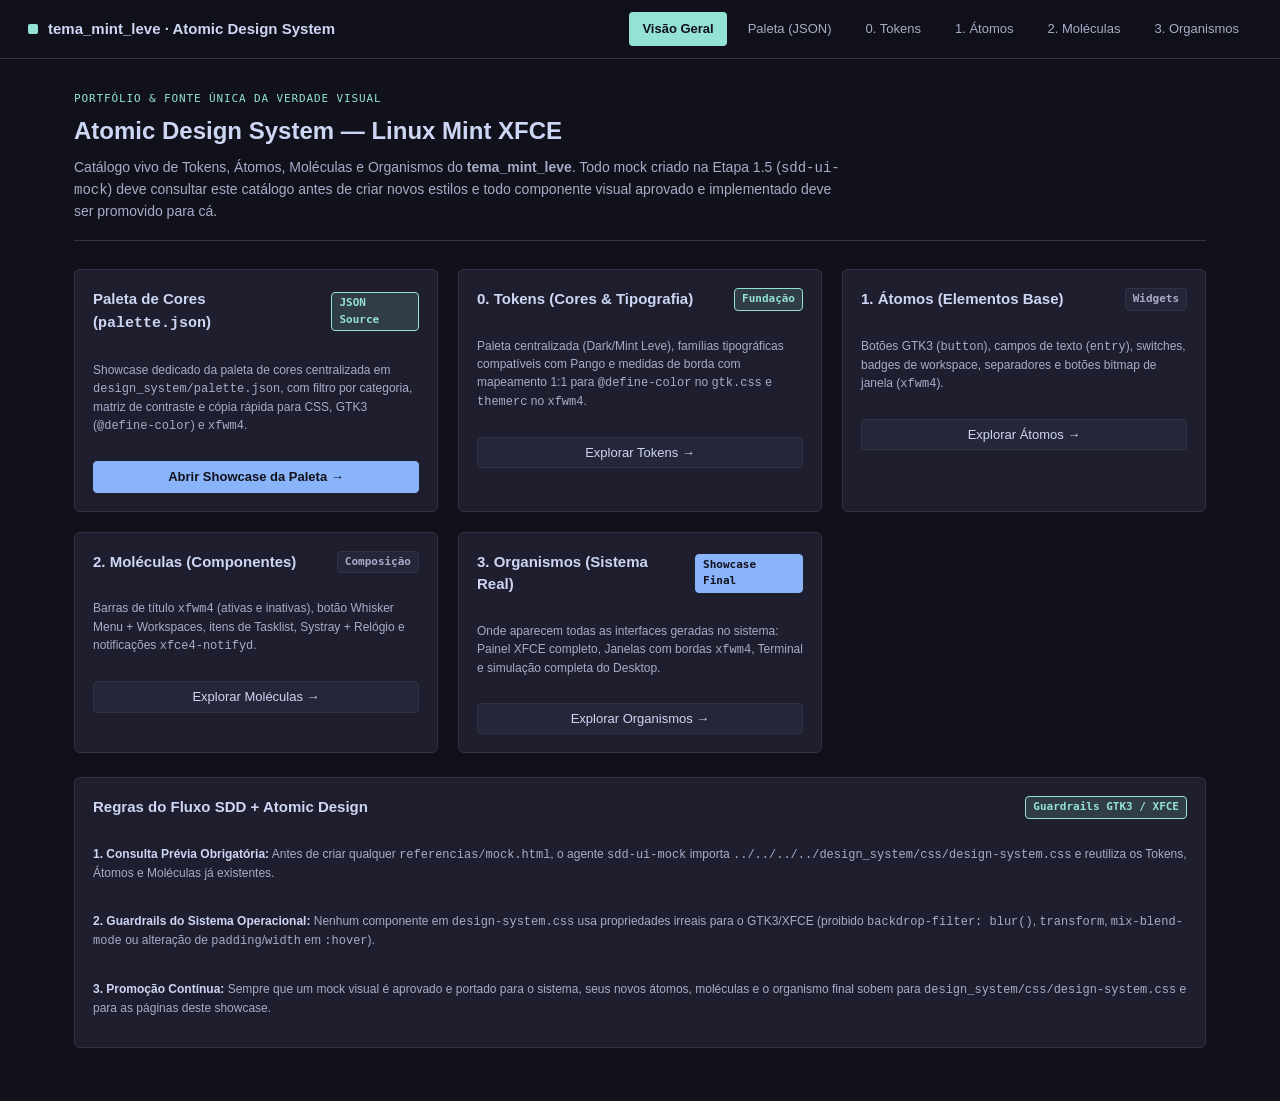
<file: design_system/index.html>
<!DOCTYPE html>
<html lang="pt-BR">
<head>
  <meta charset="UTF-8" />
  <meta name="viewport" content="width=device-width, initial-scale=1.0" />
  <title>Design System — Tema Mint Leve (Atomic Design)</title>
  <link rel="stylesheet" href="css/design-system.css" />
</head>
<body class="ds-showcase-body">
  <!-- Barra de Navegação Global do Design System -->
  <nav class="ds-navbar">
    <a href="index.html" class="ds-navbar__brand">
      <span class="ds-navbar__brand-dot"></span>
      <span>tema_mint_leve · Atomic Design System</span>
    </a>
    <div class="ds-navbar__links">
      <a href="index.html" class="ds-navbar__link is-current">Visão Geral</a>
      <a href="palette.html" class="ds-navbar__link">Paleta (JSON)</a>
      <a href="tokens.html" class="ds-navbar__link">0. Tokens</a>
      <a href="atoms.html" class="ds-navbar__link">1. Átomos</a>
      <a href="molecules.html" class="ds-navbar__link">2. Moléculas</a>
      <a href="organisms.html" class="ds-navbar__link">3. Organismos</a>
    </div>
  </nav>

  <main class="ds-container">
    <header class="ds-page-header">
      <div class="ds-page-header__eyebrow">Portfólio &amp; Fonte Única da Verdade Visual</div>
      <h1 class="ds-page-header__title">Atomic Design System — Linux Mint XFCE</h1>
      <p class="ds-page-header__desc">
        Catálogo vivo de Tokens, Átomos, Moléculas e Organismos do <strong>tema_mint_leve</strong>.
        Todo mock criado na Etapa 1.5 (<code>sdd-ui-mock</code>) deve consultar este catálogo antes de criar
        novos estilos e todo componente visual aprovado e implementado deve ser promovido para cá.
      </p>
    </header>

    <section class="ds-grid">
      <article class="ds-card">
        <div class="ds-card__header">
          <h2 class="ds-card__title">Paleta de Cores (<code>palette.json</code>)</h2>
          <span class="ds-atom-badge ds-atom-badge--mint">JSON Source</span>
        </div>
        <div class="ds-card__meta">
          <p>Showcase dedicado da paleta de cores centralizada em <code>design_system/palette.json</code>, com filtro por categoria, matriz de contraste e cópia rápida para CSS, GTK3 (<code>@define-color</code>) e <code>xfwm4</code>.</p>
        </div>
        <a href="palette.html" class="ds-atom-btn ds-atom-btn--primary">Abrir Showcase da Paleta →</a>
      </article>

      <article class="ds-card">
        <div class="ds-card__header">
          <h2 class="ds-card__title">0. Tokens (Cores &amp; Tipografia)</h2>
          <span class="ds-atom-badge ds-atom-badge--mint">Fundação</span>
        </div>
        <div class="ds-card__meta">
          <p>Paleta centralizada (Dark/Mint Leve), famílias tipográficas compatíveis com Pango e medidas de borda com mapeamento 1:1 para <code>@define-color</code> no <code>gtk.css</code> e <code>themerc</code> no <code>xfwm4</code>.</p>
        </div>
        <a href="tokens.html" class="ds-atom-btn">Explorar Tokens →</a>
      </article>

      <article class="ds-card">
        <div class="ds-card__header">
          <h2 class="ds-card__title">1. Átomos (Elementos Base)</h2>
          <span class="ds-atom-badge">Widgets</span>
        </div>
        <div class="ds-card__meta">
          <p>Botões GTK3 (<code>button</code>), campos de texto (<code>entry</code>), switches, badges de workspace, separadores e botões bitmap de janela (<code>xfwm4</code>).</p>
        </div>
        <a href="atoms.html" class="ds-atom-btn">Explorar Átomos →</a>
      </article>

      <article class="ds-card">
        <div class="ds-card__header">
          <h2 class="ds-card__title">2. Moléculas (Componentes)</h2>
          <span class="ds-atom-badge">Composição</span>
        </div>
        <div class="ds-card__meta">
          <p>Barras de título <code>xfwm4</code> (ativas e inativas), botão Whisker Menu + Workspaces, itens de Tasklist, Systray + Relógio e notificações <code>xfce4-notifyd</code>.</p>
        </div>
        <a href="molecules.html" class="ds-atom-btn">Explorar Moléculas →</a>
      </article>

      <article class="ds-card">
        <div class="ds-card__header">
          <h2 class="ds-card__title">3. Organismos (Sistema Real)</h2>
          <span class="ds-atom-badge ds-atom-badge--active">Showcase Final</span>
        </div>
        <div class="ds-card__meta">
          <p>Onde aparecem todas as interfaces geradas no sistema: Painel XFCE completo, Janelas com bordas <code>xfwm4</code>, Terminal e simulação completa do Desktop.</p>
        </div>
        <a href="organisms.html" class="ds-atom-btn">Explorar Organismos →</a>
      </article>
    </section>

    <section class="ds-card" style="margin-top: 24px;">
      <div class="ds-card__header">
        <h2 class="ds-card__title">Regras do Fluxo SDD + Atomic Design</h2>
        <span class="ds-atom-badge ds-atom-badge--mint">Guardrails GTK3 / XFCE</span>
      </div>
      <div class="ds-card__meta">
        <p><strong>1. Consulta Prévia Obrigatória:</strong> Antes de criar qualquer <code>referencias/mock.html</code>, o agente <code>sdd-ui-mock</code> importa <code>../../../../design_system/css/design-system.css</code> e reutiliza os Tokens, Átomos e Moléculas já existentes.</p>
        <p><strong>2. Guardrails do Sistema Operacional:</strong> Nenhum componente em <code>design-system.css</code> usa propriedades irreais para o GTK3/XFCE (proibido <code>backdrop-filter: blur()</code>, <code>transform</code>, <code>mix-blend-mode</code> ou alteração de <code>padding</code>/<code>width</code> em <code>:hover</code>).</p>
        <p><strong>3. Promoção Contínua:</strong> Sempre que um mock visual é aprovado e portado para o sistema, seus novos átomos, moléculas e o organismo final sobem para <code>design_system/css/design-system.css</code> e para as páginas deste showcase.</p>
      </div>
    </section>
  </main>
</body>
</html>
</file>
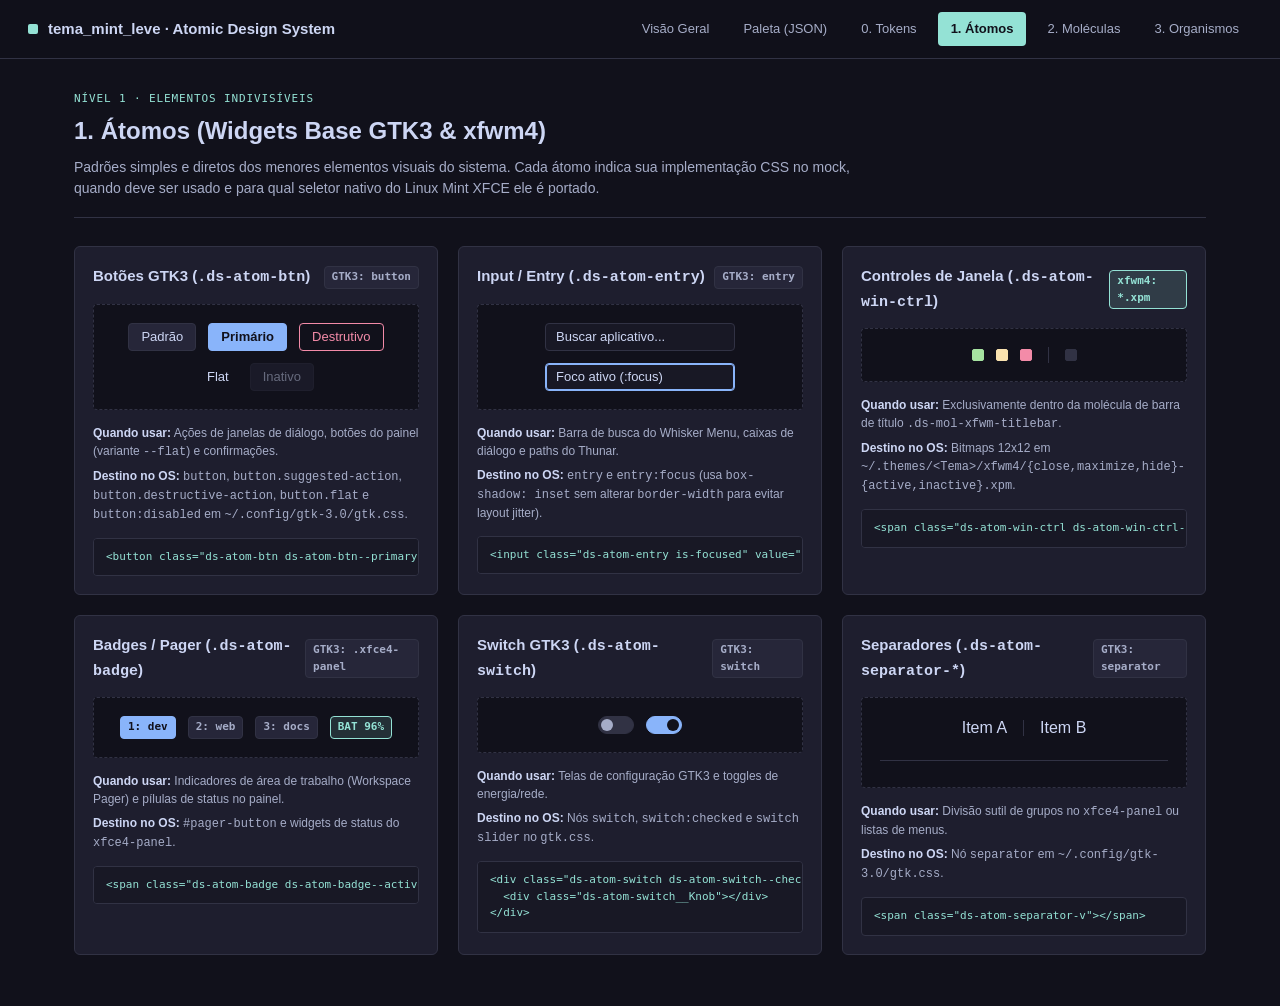
<file: design_system/atoms.html>
<!DOCTYPE html>
<html lang="pt-BR">
<head>
  <meta charset="UTF-8" />
  <meta name="viewport" content="width=device-width, initial-scale=1.0" />
  <title>1. Átomos — Design System (Tema Mint Leve)</title>
  <link rel="stylesheet" href="css/design-system.css" />
</head>
<body class="ds-showcase-body">
  <nav class="ds-navbar">
    <a href="index.html" class="ds-navbar__brand">
      <span class="ds-navbar__brand-dot"></span>
      <span>tema_mint_leve · Atomic Design System</span>
    </a>
    <div class="ds-navbar__links">
      <a href="index.html" class="ds-navbar__link">Visão Geral</a>
      <a href="palette.html" class="ds-navbar__link">Paleta (JSON)</a>
      <a href="tokens.html" class="ds-navbar__link">0. Tokens</a>
      <a href="atoms.html" class="ds-navbar__link is-current">1. Átomos</a>
      <a href="molecules.html" class="ds-navbar__link">2. Moléculas</a>
      <a href="organisms.html" class="ds-navbar__link">3. Organismos</a>
    </div>
  </nav>

  <main class="ds-container">
    <header class="ds-page-header">
      <div class="ds-page-header__eyebrow">Nível 1 · Elementos Indivisíveis</div>
      <h1 class="ds-page-header__title">1. Átomos (Widgets Base GTK3 &amp; xfwm4)</h1>
      <p class="ds-page-header__desc">
        Padrões simples e diretos dos menores elementos visuais do sistema. Cada átomo indica sua implementação CSS
        no mock, quando deve ser usado e para qual seletor nativo do Linux Mint XFCE ele é portado.
      </p>
    </header>

    <section class="ds-grid">
      <!-- Átomo 1: Botões GTK3 -->
      <article class="ds-card">
        <div class="ds-card__header">
          <h2 class="ds-card__title">Botões GTK3 (<code>.ds-atom-btn</code>)</h2>
          <span class="ds-atom-badge">GTK3: button</span>
        </div>
        <div class="ds-card__preview">
          <button class="ds-atom-btn">Padrão</button>
          <button class="ds-atom-btn ds-atom-btn--primary">Primário</button>
          <button class="ds-atom-btn ds-atom-btn--danger">Destrutivo</button>
          <button class="ds-atom-btn ds-atom-btn--flat">Flat</button>
          <button class="ds-atom-btn" disabled>Inativo</button>
        </div>
        <div class="ds-card__meta">
          <span><strong>Quando usar:</strong> Ações de janelas de diálogo, botões do painel (variante <code>--flat</code>) e confirmações.</span>
          <span><strong>Destino no OS:</strong> <code>button</code>, <code>button.suggested-action</code>, <code>button.destructive-action</code>, <code>button.flat</code> e <code>button:disabled</code> em <code>~/.config/gtk-3.0/gtk.css</code>.</span>
        </div>
        <pre class="ds-code">&lt;button class="ds-atom-btn ds-atom-btn--primary"&gt;Salvar&lt;/button&gt;</pre>
      </article>

      <!-- Átomo 2: Campo de Entrada (Entry) -->
      <article class="ds-card">
        <div class="ds-card__header">
          <h2 class="ds-card__title">Input / Entry (<code>.ds-atom-entry</code>)</h2>
          <span class="ds-atom-badge">GTK3: entry</span>
        </div>
        <div class="ds-card__preview">
          <input type="text" class="ds-atom-entry" value="Buscar aplicativo..." readonly />
          <input type="text" class="ds-atom-entry is-focused" value="Foco ativo (:focus)" readonly />
        </div>
        <div class="ds-card__meta">
          <span><strong>Quando usar:</strong> Barra de busca do Whisker Menu, caixas de diálogo e paths do Thunar.</span>
          <span><strong>Destino no OS:</strong> <code>entry</code> e <code>entry:focus</code> (usa <code>box-shadow: inset</code> sem alterar <code>border-width</code> para evitar layout jitter).</span>
        </div>
        <pre class="ds-code">&lt;input class="ds-atom-entry is-focused" value="..." /&gt;</pre>
      </article>

      <!-- Átomo 3: Controles de Janela xfwm4 -->
      <article class="ds-card">
        <div class="ds-card__header">
          <h2 class="ds-card__title">Controles de Janela (<code>.ds-atom-win-ctrl</code>)</h2>
          <span class="ds-atom-badge ds-atom-badge--mint">xfwm4: *.xpm</span>
        </div>
        <div class="ds-card__preview">
          <span class="ds-atom-win-ctrl ds-atom-win-ctrl--min" title="Minimizar (hide-active.xpm)"></span>
          <span class="ds-atom-win-ctrl ds-atom-win-ctrl--max" title="Maximizar (maximize-active.xpm)"></span>
          <span class="ds-atom-win-ctrl ds-atom-win-ctrl--close" title="Fechar (close-active.xpm)"></span>
          <span class="ds-atom-separator-v"></span>
          <span class="ds-atom-win-ctrl ds-atom-win-ctrl--inactive" title="Inativo (*-inactive.xpm)"></span>
        </div>
        <div class="ds-card__meta">
          <span><strong>Quando usar:</strong> Exclusivamente dentro da molécula de barra de título <code>.ds-mol-xfwm-titlebar</code>.</span>
          <span><strong>Destino no OS:</strong> Bitmaps 12x12 em <code>~/.themes/&lt;Tema&gt;/xfwm4/{close,maximize,hide}-{active,inactive}.xpm</code>.</span>
        </div>
        <pre class="ds-code">&lt;span class="ds-atom-win-ctrl ds-atom-win-ctrl--close"&gt;&lt;/span&gt;</pre>
      </article>

      <!-- Átomo 4: Badges & Workspaces -->
      <article class="ds-card">
        <div class="ds-card__header">
          <h2 class="ds-card__title">Badges / Pager (<code>.ds-atom-badge</code>)</h2>
          <span class="ds-atom-badge">GTK3: .xfce4-panel</span>
        </div>
        <div class="ds-card__preview">
          <span class="ds-atom-badge ds-atom-badge--active">1: dev</span>
          <span class="ds-atom-badge">2: web</span>
          <span class="ds-atom-badge">3: docs</span>
          <span class="ds-atom-badge ds-atom-badge--mint">BAT 96%</span>
        </div>
        <div class="ds-card__meta">
          <span><strong>Quando usar:</strong> Indicadores de área de trabalho (Workspace Pager) e pílulas de status no painel.</span>
          <span><strong>Destino no OS:</strong> <code>#pager-button</code> e widgets de status do <code>xfce4-panel</code>.</span>
        </div>
        <pre class="ds-code">&lt;span class="ds-atom-badge ds-atom-badge--active"&gt;1: dev&lt;/span&gt;</pre>
      </article>

      <!-- Átomo 5: Switch / Toggle -->
      <article class="ds-card">
        <div class="ds-card__header">
          <h2 class="ds-card__title">Switch GTK3 (<code>.ds-atom-switch</code>)</h2>
          <span class="ds-atom-badge">GTK3: switch</span>
        </div>
        <div class="ds-card__preview">
          <div class="ds-atom-switch"><div class="ds-atom-switch__Knob"></div></div>
          <div class="ds-atom-switch ds-atom-switch--checked"><div class="ds-atom-switch__Knob"></div></div>
        </div>
        <div class="ds-card__meta">
          <span><strong>Quando usar:</strong> Telas de configuração GTK3 e toggles de energia/rede.</span>
          <span><strong>Destino no OS:</strong> Nós <code>switch</code>, <code>switch:checked</code> e <code>switch slider</code> no <code>gtk.css</code>.</span>
        </div>
        <pre class="ds-code">&lt;div class="ds-atom-switch ds-atom-switch--checked"&gt;
  &lt;div class="ds-atom-switch__Knob"&gt;&lt;/div&gt;
&lt;/div&gt;</pre>
      </article>

      <!-- Átomo 6: Separadores -->
      <article class="ds-card">
        <div class="ds-card__header">
          <h2 class="ds-card__title">Separadores (<code>.ds-atom-separator-*</code>)</h2>
          <span class="ds-atom-badge">GTK3: separator</span>
        </div>
        <div class="ds-card__preview">
          <span>Item A</span>
          <span class="ds-atom-separator-v"></span>
          <span>Item B</span>
          <div class="ds-atom-separator-h"></div>
        </div>
        <div class="ds-card__meta">
          <span><strong>Quando usar:</strong> Divisão sutil de grupos no <code>xfce4-panel</code> ou listas de menus.</span>
          <span><strong>Destino no OS:</strong> Nó <code>separator</code> em <code>~/.config/gtk-3.0/gtk.css</code>.</span>
        </div>
        <pre class="ds-code">&lt;span class="ds-atom-separator-v"&gt;&lt;/span&gt;</pre>
      </article>
    </section>
  </main>
</body>
</html>
</file>
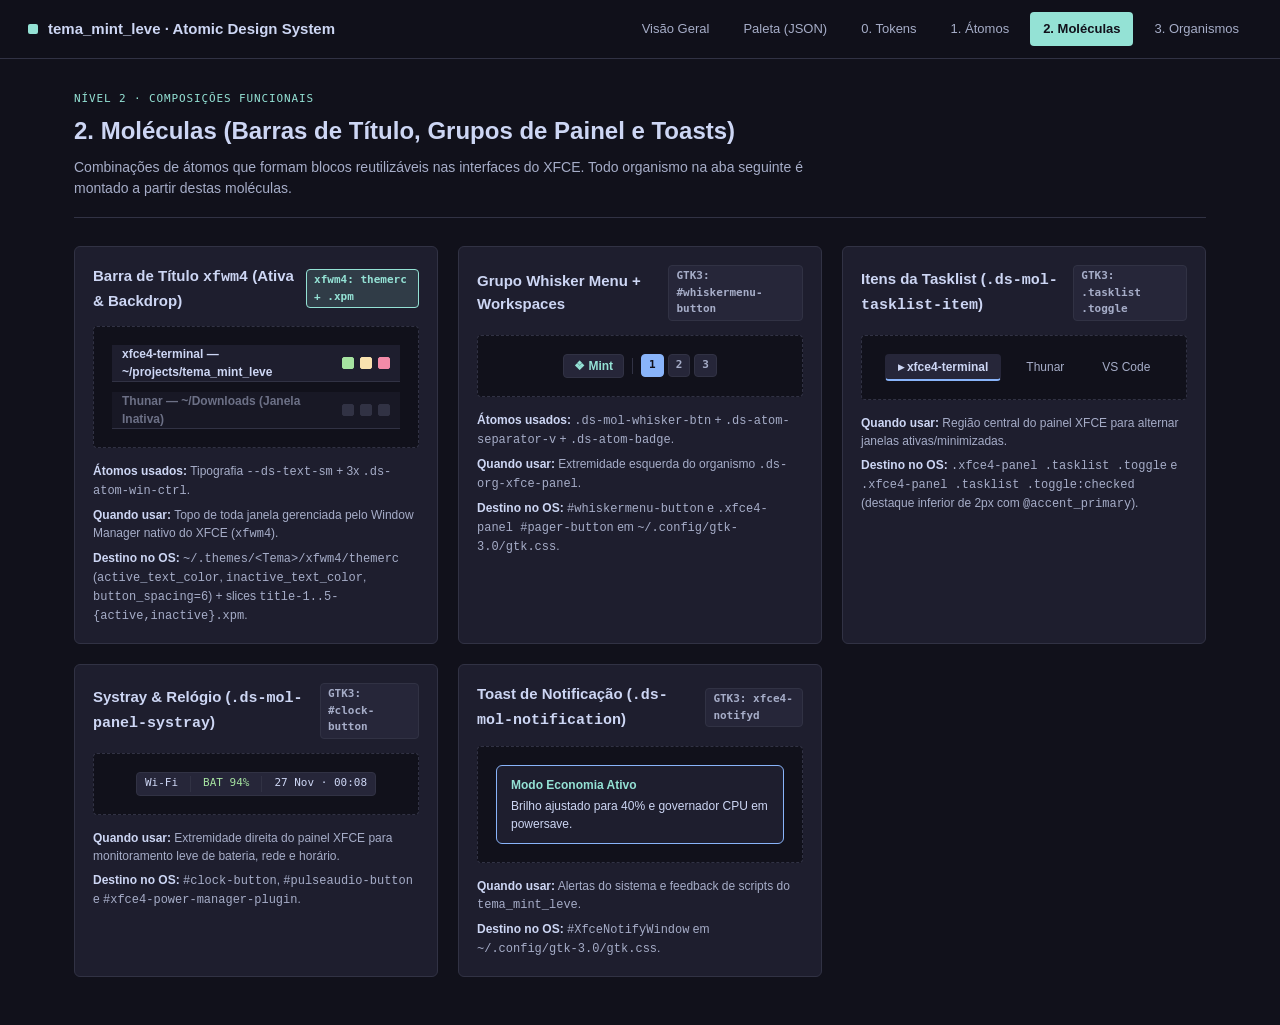
<file: design_system/molecules.html>
<!DOCTYPE html>
<html lang="pt-BR">
<head>
  <meta charset="UTF-8" />
  <meta name="viewport" content="width=device-width, initial-scale=1.0" />
  <title>2. Moléculas — Design System (Tema Mint Leve)</title>
  <link rel="stylesheet" href="css/design-system.css" />
</head>
<body class="ds-showcase-body">
  <nav class="ds-navbar">
    <a href="index.html" class="ds-navbar__brand">
      <span class="ds-navbar__brand-dot"></span>
      <span>tema_mint_leve · Atomic Design System</span>
    </a>
    <div class="ds-navbar__links">
      <a href="index.html" class="ds-navbar__link">Visão Geral</a>
      <a href="palette.html" class="ds-navbar__link">Paleta (JSON)</a>
      <a href="tokens.html" class="ds-navbar__link">0. Tokens</a>
      <a href="atoms.html" class="ds-navbar__link">1. Átomos</a>
      <a href="molecules.html" class="ds-navbar__link is-current">2. Moléculas</a>
      <a href="organisms.html" class="ds-navbar__link">3. Organismos</a>
    </div>
  </nav>

  <main class="ds-container">
    <header class="ds-page-header">
      <div class="ds-page-header__eyebrow">Nível 2 · Composições Funcionais</div>
      <h1 class="ds-page-header__title">2. Moléculas (Barras de Título, Grupos de Painel e Toasts)</h1>
      <p class="ds-page-header__desc">
        Combinações de átomos que formam blocos reutilizáveis nas interfaces do XFCE. Todo organismo na aba
        seguinte é montado a partir destas moléculas.
      </p>
    </header>

    <section class="ds-grid">
      <!-- Molécula 1: Barra de Título xfwm4 Ativa e Inativa -->
      <article class="ds-card">
        <div class="ds-card__header">
          <h2 class="ds-card__title">Barra de Título <code>xfwm4</code> (Ativa &amp; Backdrop)</h2>
          <span class="ds-atom-badge ds-atom-badge--mint">xfwm4: themerc + .xpm</span>
        </div>
        <div class="ds-card__preview ds-card__preview--block">
          <div class="ds-mol-xfwm-titlebar" style="margin-bottom: 10px;">
            <span>xfce4-terminal — ~/projects/tema_mint_leve</span>
            <div class="ds-mol-xfwm-titlebar__controls">
              <span class="ds-atom-win-ctrl ds-atom-win-ctrl--min"></span>
              <span class="ds-atom-win-ctrl ds-atom-win-ctrl--max"></span>
              <span class="ds-atom-win-ctrl ds-atom-win-ctrl--close"></span>
            </div>
          </div>
          <div class="ds-mol-xfwm-titlebar is-backdrop">
            <span>Thunar — ~/Downloads (Janela Inativa)</span>
            <div class="ds-mol-xfwm-titlebar__controls">
              <span class="ds-atom-win-ctrl ds-atom-win-ctrl--inactive"></span>
              <span class="ds-atom-win-ctrl ds-atom-win-ctrl--inactive"></span>
              <span class="ds-atom-win-ctrl ds-atom-win-ctrl--inactive"></span>
            </div>
          </div>
        </div>
        <div class="ds-card__meta">
          <span><strong>Átomos usados:</strong> Tipografia <code>--ds-text-sm</code> + 3x <code>.ds-atom-win-ctrl</code>.</span>
          <span><strong>Quando usar:</strong> Topo de toda janela gerenciada pelo Window Manager nativo do XFCE (<code>xfwm4</code>).</span>
          <span><strong>Destino no OS:</strong> <code>~/.themes/&lt;Tema&gt;/xfwm4/themerc</code> (<code>active_text_color</code>, <code>inactive_text_color</code>, <code>button_spacing=6</code>) + slices <code>title-1..5-{active,inactive}.xpm</code>.</span>
        </div>
      </article>

      <!-- Molécula 2: Grupo Launcher + Workspaces -->
      <article class="ds-card">
        <div class="ds-card__header">
          <h2 class="ds-card__title">Grupo Whisker Menu + Workspaces</h2>
          <span class="ds-atom-badge">GTK3: #whiskermenu-button</span>
        </div>
        <div class="ds-card__preview">
          <div class="ds-mol-panel-launcher-group">
            <button class="ds-mol-whisker-btn">❖ Mint</button>
            <span class="ds-atom-separator-v"></span>
            <span class="ds-atom-badge ds-atom-badge--active">1</span>
            <span class="ds-atom-badge">2</span>
            <span class="ds-atom-badge">3</span>
          </div>
        </div>
        <div class="ds-card__meta">
          <span><strong>Átomos usados:</strong> <code>.ds-mol-whisker-btn</code> + <code>.ds-atom-separator-v</code> + <code>.ds-atom-badge</code>.</span>
          <span><strong>Quando usar:</strong> Extremidade esquerda do organismo <code>.ds-org-xfce-panel</code>.</span>
          <span><strong>Destino no OS:</strong> <code>#whiskermenu-button</code> e <code>.xfce4-panel #pager-button</code> em <code>~/.config/gtk-3.0/gtk.css</code>.</span>
        </div>
      </article>

      <!-- Molécula 3: Tasklist de Janelas Abertas -->
      <article class="ds-card">
        <div class="ds-card__header">
          <h2 class="ds-card__title">Itens da Tasklist (<code>.ds-mol-tasklist-item</code>)</h2>
          <span class="ds-atom-badge">GTK3: .tasklist .toggle</span>
        </div>
        <div class="ds-card__preview">
          <div class="ds-mol-tasklist-item is-checked">▸ xfce4-terminal</div>
          <div class="ds-mol-tasklist-item">Thunar</div>
          <div class="ds-mol-tasklist-item">VS Code</div>
        </div>
        <div class="ds-card__meta">
          <span><strong>Quando usar:</strong> Região central do painel XFCE para alternar janelas ativas/minimizadas.</span>
          <span><strong>Destino no OS:</strong> <code>.xfce4-panel .tasklist .toggle</code> e <code>.xfce4-panel .tasklist .toggle:checked</code> (destaque inferior de 2px com <code>@accent_primary</code>).</span>
        </div>
      </article>

      <!-- Molécula 4: Systray + Relógio + Bateria -->
      <article class="ds-card">
        <div class="ds-card__header">
          <h2 class="ds-card__title">Systray &amp; Relógio (<code>.ds-mol-panel-systray</code>)</h2>
          <span class="ds-atom-badge">GTK3: #clock-button</span>
        </div>
        <div class="ds-card__preview">
          <div class="ds-mol-panel-systray">
            <span>Wi-Fi</span>
            <span class="ds-atom-separator-v"></span>
            <span style="color: var(--ds-state-success);">BAT 94%</span>
            <span class="ds-atom-separator-v"></span>
            <span>27 Nov · 00:08</span>
          </div>
        </div>
        <div class="ds-card__meta">
          <span><strong>Quando usar:</strong> Extremidade direita do painel XFCE para monitoramento leve de bateria, rede e horário.</span>
          <span><strong>Destino no OS:</strong> <code>#clock-button</code>, <code>#pulseaudio-button</code> e <code>#xfce4-power-manager-plugin</code>.</span>
        </div>
      </article>

      <!-- Molécula 5: Toast de Notificação -->
      <article class="ds-card">
        <div class="ds-card__header">
          <h2 class="ds-card__title">Toast de Notificação (<code>.ds-mol-notification</code>)</h2>
          <span class="ds-atom-badge">GTK3: xfce4-notifyd</span>
        </div>
        <div class="ds-card__preview">
          <div class="ds-mol-notification">
            <div class="ds-mol-notification__title">Modo Economia Ativo</div>
            <div>Brilho ajustado para 40% e governador CPU em powersave.</div>
          </div>
        </div>
        <div class="ds-card__meta">
          <span><strong>Quando usar:</strong> Alertas do sistema e feedback de scripts do <code>tema_mint_leve</code>.</span>
          <span><strong>Destino no OS:</strong> <code>#XfceNotifyWindow</code> em <code>~/.config/gtk-3.0/gtk.css</code>.</span>
        </div>
      </article>
    </section>
  </main>
</body>
</html>
</file>
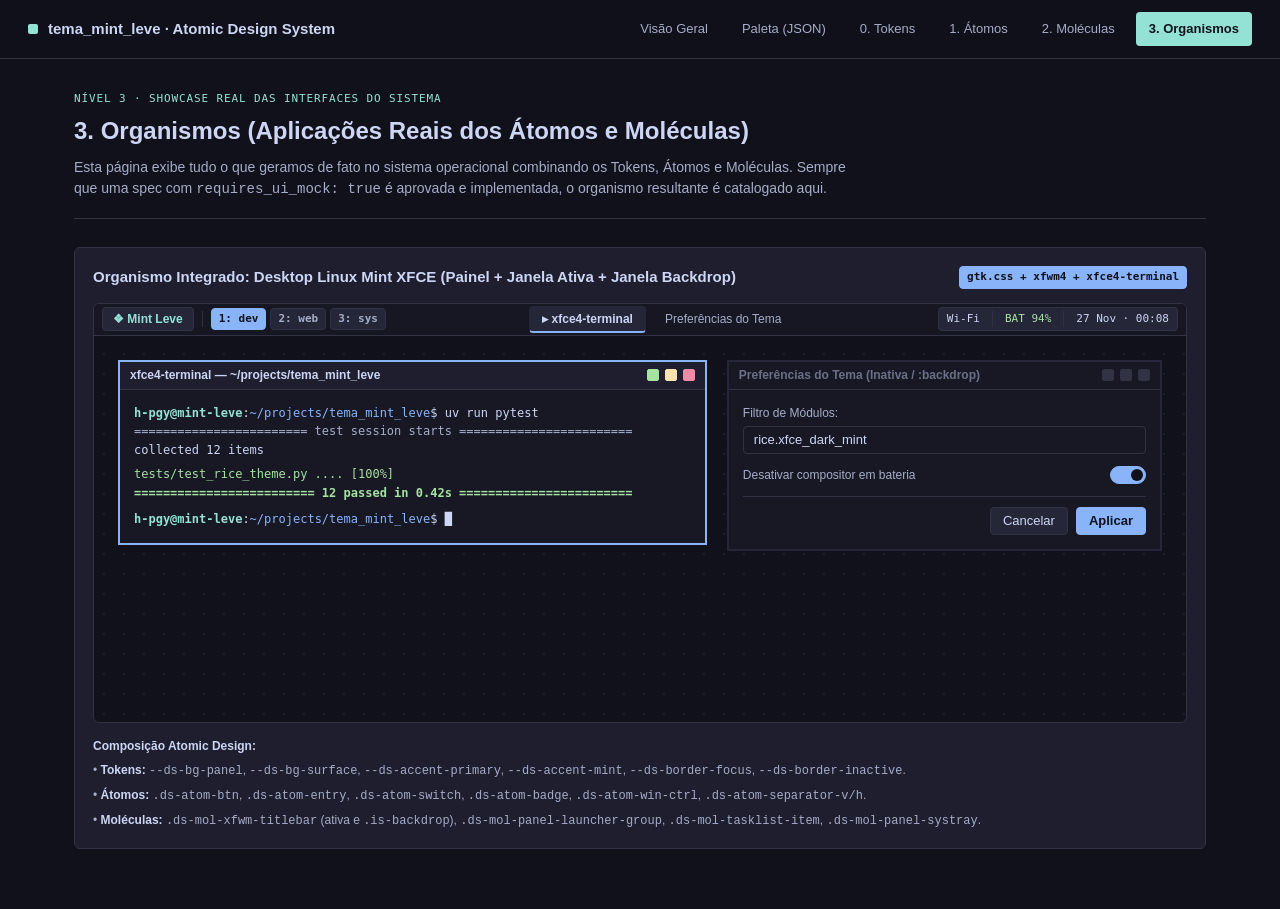
<file: design_system/organisms.html>
<!DOCTYPE html>
<html lang="pt-BR">
<head>
  <meta charset="UTF-8" />
  <meta name="viewport" content="width=device-width, initial-scale=1.0" />
  <title>3. Organismos — Design System (Tema Mint Leve)</title>
  <link rel="stylesheet" href="css/design-system.css" />
</head>
<body class="ds-showcase-body">
  <nav class="ds-navbar">
    <a href="index.html" class="ds-navbar__brand">
      <span class="ds-navbar__brand-dot"></span>
      <span>tema_mint_leve · Atomic Design System</span>
    </a>
    <div class="ds-navbar__links">
      <a href="index.html" class="ds-navbar__link">Visão Geral</a>
      <a href="palette.html" class="ds-navbar__link">Paleta (JSON)</a>
      <a href="tokens.html" class="ds-navbar__link">0. Tokens</a>
      <a href="atoms.html" class="ds-navbar__link">1. Átomos</a>
      <a href="molecules.html" class="ds-navbar__link">2. Moléculas</a>
      <a href="organisms.html" class="ds-navbar__link is-current">3. Organismos</a>
    </div>
  </nav>

  <main class="ds-container">
    <header class="ds-page-header">
      <div class="ds-page-header__eyebrow">Nível 3 · Showcase Real das Interfaces do Sistema</div>
      <h1 class="ds-page-header__title">3. Organismos (Aplicações Reais dos Átomos e Moléculas)</h1>
      <p class="ds-page-header__desc">
        Esta página exibe tudo o que geramos de fato no sistema operacional combinando os Tokens, Átomos e Moléculas.
        Sempre que uma spec com <code>requires_ui_mock: true</code> é aprovada e implementada, o organismo resultante
        é catalogado aqui.
      </p>
    </header>

    <!-- Organismo Completo 1: Simulação Integrada do Desktop Linux Mint XFCE -->
    <section class="ds-grid ds-grid--full">
      <article class="ds-card">
        <div class="ds-card__header">
          <h2 class="ds-card__title">Organismo Integrado: Desktop Linux Mint XFCE (Painel + Janela Ativa + Janela Backdrop)</h2>
          <span class="ds-atom-badge ds-atom-badge--active">gtk.css + xfwm4 + xfce4-terminal</span>
        </div>

        <div class="ds-desktop-sim">
          <!-- Organismo: xfce4-panel -->
          <header class="ds-org-xfce-panel">
            <div class="ds-mol-panel-launcher-group">
              <button class="ds-mol-whisker-btn">❖ Mint Leve</button>
              <span class="ds-atom-separator-v"></span>
              <span class="ds-atom-badge ds-atom-badge--active">1: dev</span>
              <span class="ds-atom-badge">2: web</span>
              <span class="ds-atom-badge">3: sys</span>
            </div>

            <div class="ds-org-xfce-panel__center">
              <div class="ds-mol-tasklist-item is-checked">▸ xfce4-terminal</div>
              <div class="ds-mol-tasklist-item">Preferências do Tema</div>
            </div>

            <div class="ds-mol-panel-systray">
              <span>Wi-Fi</span>
              <span class="ds-atom-separator-v"></span>
              <span style="color: var(--ds-state-success);">BAT 94%</span>
              <span class="ds-atom-separator-v"></span>
              <span>27 Nov · 00:08</span>
            </div>
          </header>

          <!-- Área de Trabalho com 2 Janelas (Ativa + Backdrop) -->
          <div class="ds-desktop-sim__workspace">
            <!-- Organismo: Janela Ativa (Terminal) -->
            <div class="ds-org-window">
              <div class="ds-mol-xfwm-titlebar">
                <span>xfce4-terminal — ~/projects/tema_mint_leve</span>
                <div class="ds-mol-xfwm-titlebar__controls">
                  <span class="ds-atom-win-ctrl ds-atom-win-ctrl--min"></span>
                  <span class="ds-atom-win-ctrl ds-atom-win-ctrl--max"></span>
                  <span class="ds-atom-win-ctrl ds-atom-win-ctrl--close"></span>
                </div>
              </div>
              <div class="ds-org-terminal">
                <div><span class="ds-org-terminal__prompt">h-pgy@mint-leve</span>:<span class="ds-org-terminal__cmd">~/projects/tema_mint_leve</span>$ uv run pytest</div>
                <div style="color: var(--ds-fg-secondary);">======================== test session starts ========================</div>
                <div>collected 12 items</div>
                <div style="color: var(--ds-state-success); margin-top: 6px;">tests/test_rice_theme.py ....                                  [100%]</div>
                <div style="color: var(--ds-state-success); font-weight: 600;">========================= 12 passed in 0.42s ========================</div>
                <div style="margin-top: 8px;"><span class="ds-org-terminal__prompt">h-pgy@mint-leve</span>:<span class="ds-org-terminal__cmd">~/projects/tema_mint_leve</span>$ █</div>
              </div>
            </div>

            <!-- Organismo: Janela Inativa (:backdrop) com Widgets GTK3 -->
            <div class="ds-org-window is-backdrop">
              <div class="ds-mol-xfwm-titlebar is-backdrop">
                <span>Preferências do Tema (Inativa / :backdrop)</span>
                <div class="ds-mol-xfwm-titlebar__controls">
                  <span class="ds-atom-win-ctrl ds-atom-win-ctrl--inactive"></span>
                  <span class="ds-atom-win-ctrl ds-atom-win-ctrl--inactive"></span>
                  <span class="ds-atom-win-ctrl ds-atom-win-ctrl--inactive"></span>
                </div>
              </div>
              <div class="ds-org-window__body">
                <div style="margin-bottom: 12px;">
                  <label style="display: block; font-size: 12px; color: var(--ds-fg-secondary); margin-bottom: 4px;">Filtro de Módulos:</label>
                  <input type="text" class="ds-atom-entry" value="rice.xfce_dark_mint" style="width: 100%;" readonly />
                </div>
                <div style="display: flex; align-items: center; justify-content: space-between; margin-bottom: 12px;">
                  <span style="font-size: 12px; color: var(--ds-fg-secondary);">Desativar compositor em bateria</span>
                  <div class="ds-atom-switch ds-atom-switch--checked"><div class="ds-atom-switch__Knob"></div></div>
                </div>
                <div class="ds-atom-separator-h"></div>
                <div style="display: flex; justify-content: flex-end; gap: 8px; margin-top: 10px;">
                  <button class="ds-atom-btn">Cancelar</button>
                  <button class="ds-atom-btn ds-atom-btn--primary">Aplicar</button>
                </div>
              </div>
            </div>
          </div>
        </div>

        <div class="ds-card__meta">
          <span><strong>Composição Atomic Design:</strong></span>
          <span>• <strong>Tokens:</strong> <code>--ds-bg-panel</code>, <code>--ds-bg-surface</code>, <code>--ds-accent-primary</code>, <code>--ds-accent-mint</code>, <code>--ds-border-focus</code>, <code>--ds-border-inactive</code>.</span>
          <span>• <strong>Átomos:</strong> <code>.ds-atom-btn</code>, <code>.ds-atom-entry</code>, <code>.ds-atom-switch</code>, <code>.ds-atom-badge</code>, <code>.ds-atom-win-ctrl</code>, <code>.ds-atom-separator-v/h</code>.</span>
          <span>• <strong>Moléculas:</strong> <code>.ds-mol-xfwm-titlebar</code> (ativa e <code>.is-backdrop</code>), <code>.ds-mol-panel-launcher-group</code>, <code>.ds-mol-tasklist-item</code>, <code>.ds-mol-panel-systray</code>.</span>
        </div>
      </article>
    </section>
  </main>
</body>
</html>
</file>
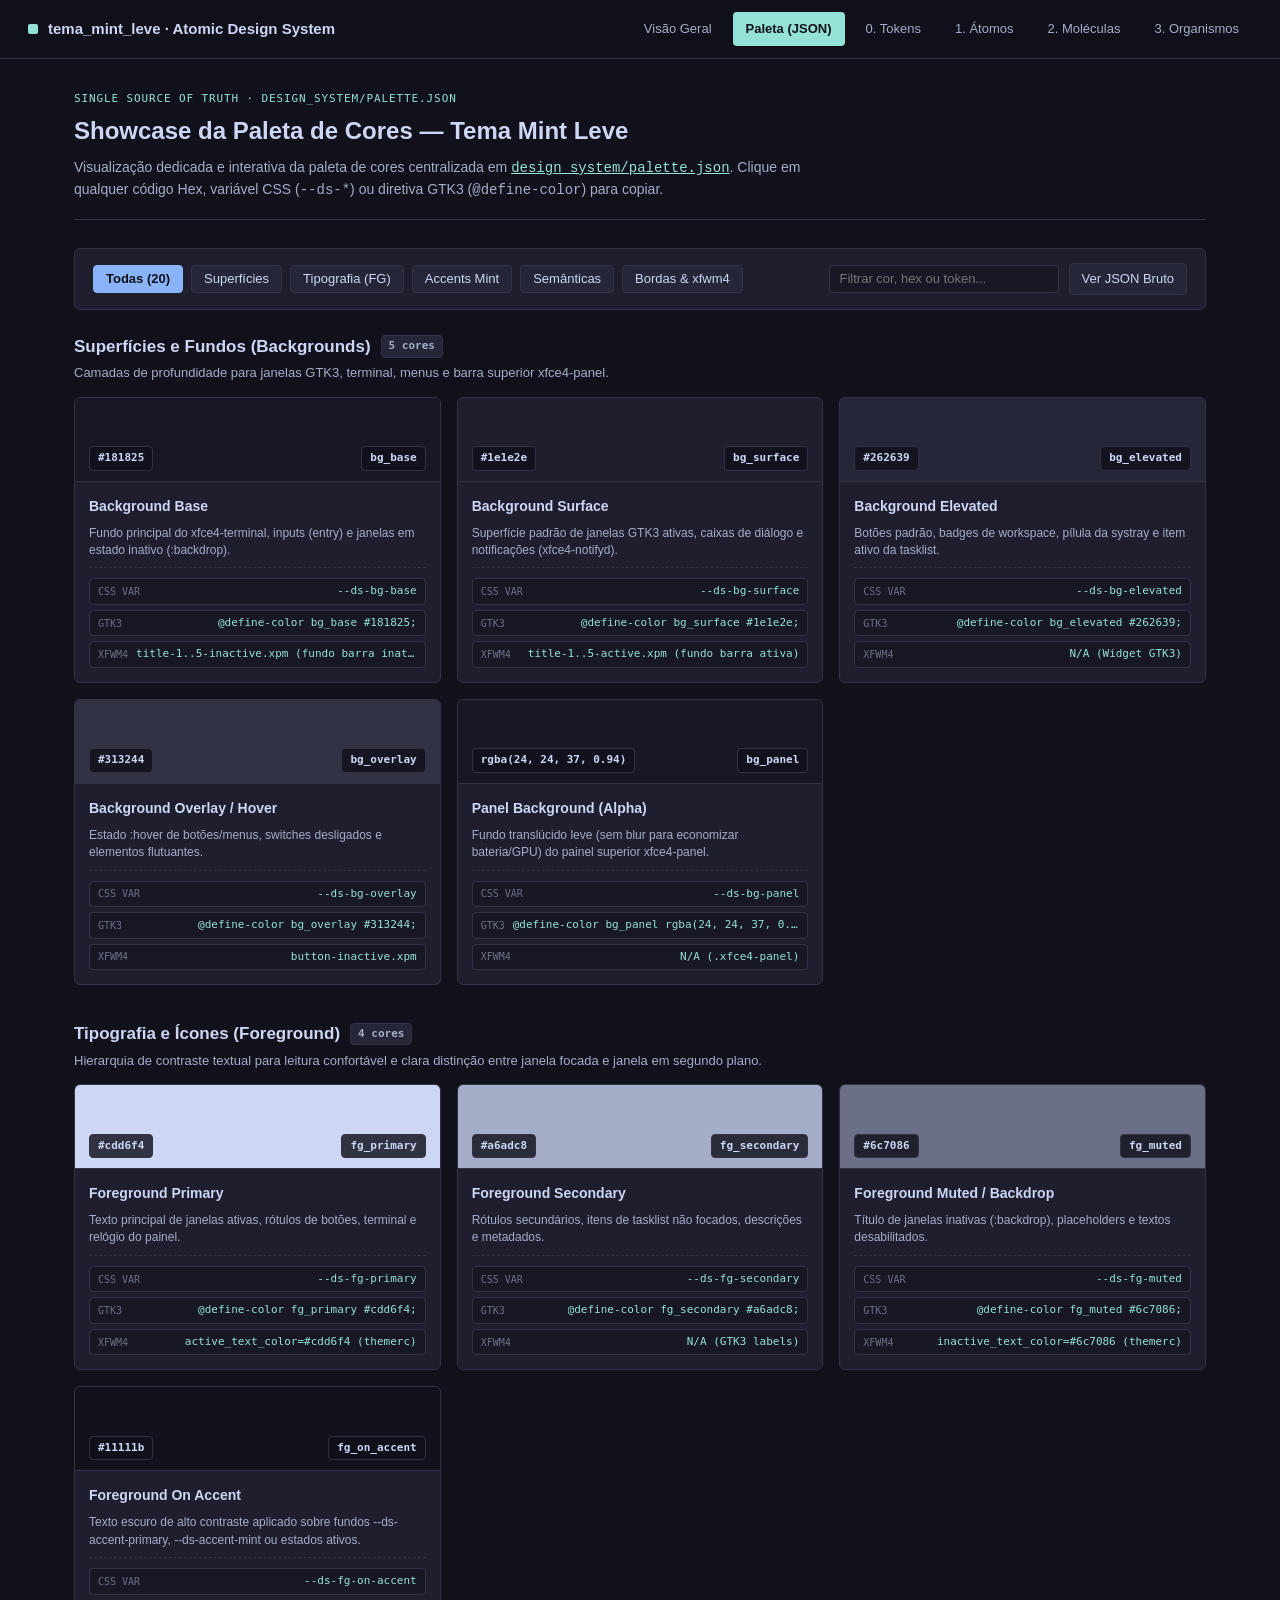
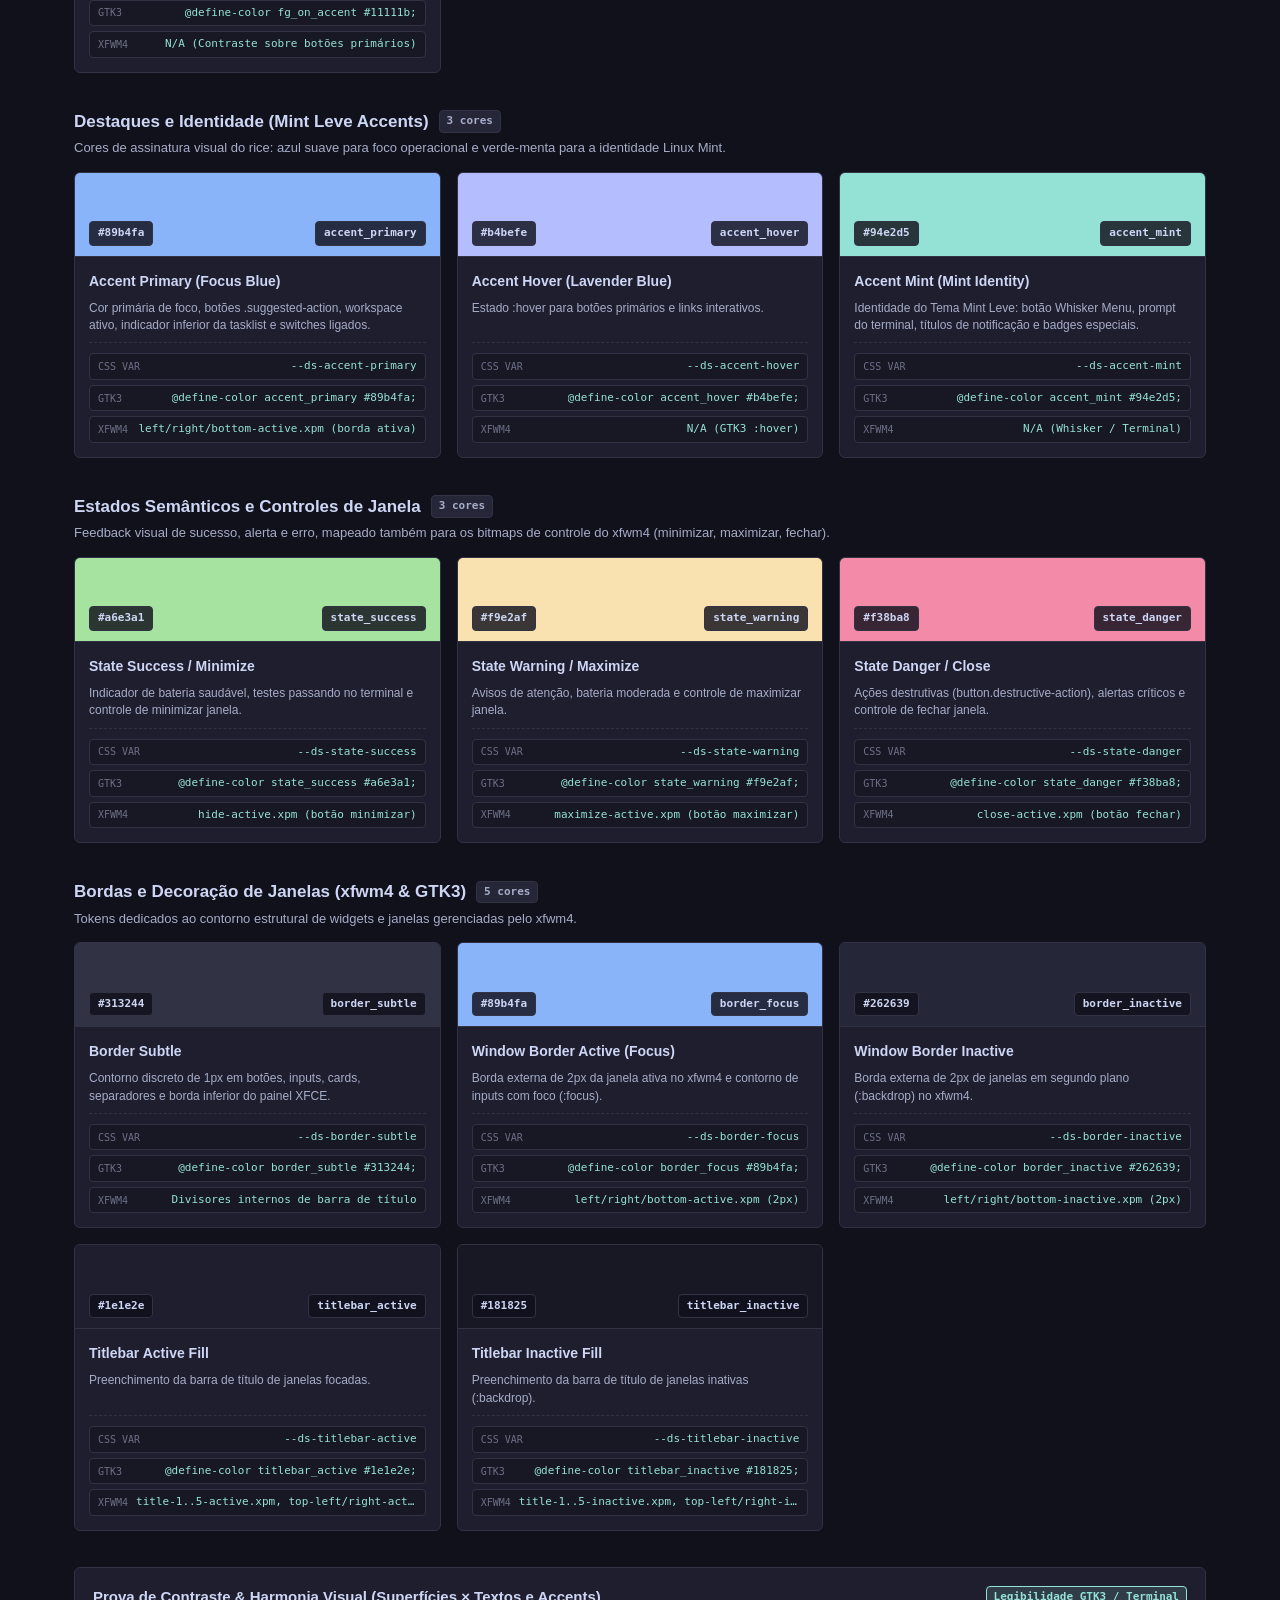
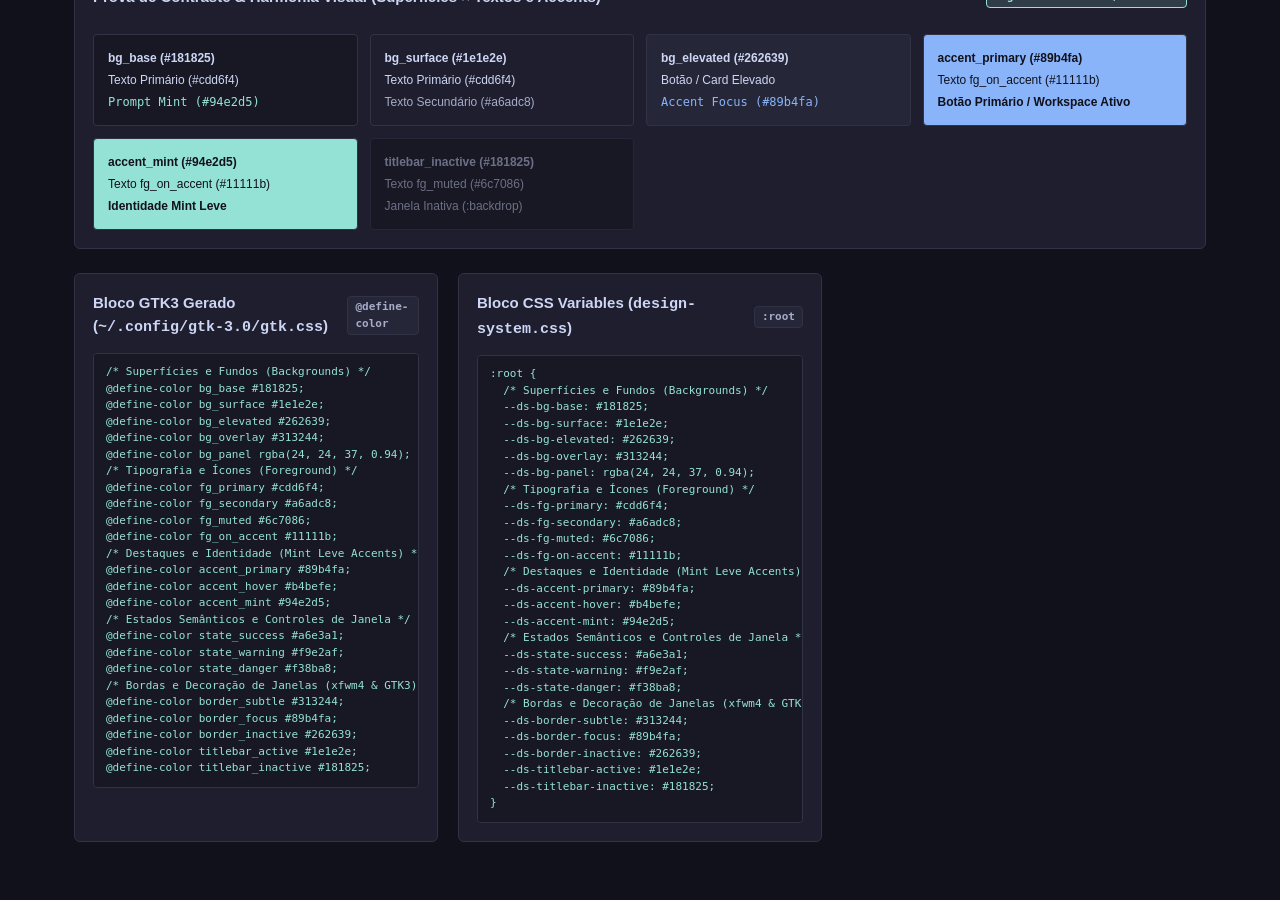
<file: design_system/palette.html>
<!DOCTYPE html>
<html lang="pt-BR">
<head>
  <meta charset="UTF-8" />
  <meta name="viewport" content="width=device-width, initial-scale=1.0" />
  <title>Paleta de Cores (JSON) — Design System (Tema Mint Leve)</title>
  <link rel="stylesheet" href="css/design-system.css" />
  <style>
    /* Estilos exclusivos do Showcase da Paleta (Apenas Visualização) */
    .ds-palette-toolbar {
      display: flex;
      align-items: center;
      justify-content: space-between;
      flex-wrap: wrap;
      gap: 12px;
      margin-bottom: 24px;
      padding: 14px 18px;
      background-color: var(--ds-bg-surface);
      border: 1px solid var(--ds-border-subtle);
      border-radius: var(--ds-radius-md);
    }

    .ds-palette-toolbar__filters {
      display: flex;
      align-items: center;
      gap: 8px;
      flex-wrap: wrap;
    }

    .ds-palette-section {
      margin-bottom: 36px;
    }

    .ds-palette-section__header {
      margin-bottom: 14px;
    }

    .ds-palette-section__title {
      margin: 0 0 4px 0;
      font-size: 17px;
      color: var(--ds-fg-primary);
      display: flex;
      align-items: center;
      gap: 10px;
    }

    .ds-palette-section__desc {
      margin: 0;
      font-size: 13px;
      color: var(--ds-fg-secondary);
    }

    .ds-palette-grid {
      display: grid;
      grid-template-columns: repeat(auto-fill, minmax(275px, 1fr));
      gap: 16px;
    }

    .ds-palette-card {
      background-color: var(--ds-bg-surface);
      border: 1px solid var(--ds-border-subtle);
      border-radius: var(--ds-radius-md);
      overflow: hidden;
      display: flex;
      flex-direction: column;
      transition: var(--ds-transition-fast);
    }

    .ds-palette-card:hover {
      border-color: var(--ds-accent-primary);
    }

    .ds-palette-card__preview {
      height: 84px;
      border-bottom: 1px solid var(--ds-border-subtle);
      display: flex;
      align-items: flex-end;
      justify-content: space-between;
      padding: 10px 14px;
      position: relative;
    }

    .ds-palette-card__pill {
      font-family: var(--ds-font-mono);
      font-size: 11px;
      font-weight: 600;
      padding: 3px 8px;
      border-radius: var(--ds-radius-sm);
      background-color: rgba(17, 17, 27, 0.82);
      color: var(--ds-fg-primary);
      border: 1px solid var(--ds-border-subtle);
      cursor: pointer;
    }

    .ds-palette-card__pill:hover {
      border-color: var(--ds-accent-mint);
      color: var(--ds-accent-mint);
    }

    .ds-palette-card__body {
      padding: 14px;
      display: flex;
      flex-direction: column;
      gap: 8px;
      flex: 1;
    }

    .ds-palette-card__title {
      font-size: 14px;
      font-weight: 600;
      color: var(--ds-fg-primary);
      margin: 0;
      display: flex;
      align-items: center;
      justify-content: space-between;
    }

    .ds-palette-card__usage {
      font-size: 12px;
      color: var(--ds-fg-secondary);
      margin: 0;
      line-height: 1.45;
    }

    .ds-palette-card__mappings {
      margin-top: auto;
      padding-top: 10px;
      border-top: 1px dashed var(--ds-border-subtle);
      display: flex;
      flex-direction: column;
      gap: 5px;
      font-family: var(--ds-font-mono);
      font-size: 11px;
    }

    .ds-palette-card__map-row {
      display: flex;
      align-items: center;
      justify-content: space-between;
      gap: 8px;
      background-color: var(--ds-bg-base);
      padding: 4px 8px;
      border-radius: var(--ds-radius-sm);
      border: 1px solid var(--ds-border-subtle);
      cursor: pointer;
    }

    .ds-palette-card__map-row:hover {
      border-color: var(--ds-accent-primary);
    }

    .ds-palette-card__map-label {
      color: var(--ds-fg-muted);
      font-size: 10px;
      text-transform: uppercase;
    }

    .ds-palette-card__map-val {
      color: var(--ds-accent-mint);
      overflow: hidden;
      text-overflow: ellipsis;
      white-space: nowrap;
    }

    .ds-contrast-matrix {
      display: grid;
      grid-template-columns: repeat(auto-fill, minmax(220px, 1fr));
      gap: 12px;
      margin-top: 12px;
    }

    .ds-contrast-sample {
      padding: 14px;
      border-radius: var(--ds-radius-sm);
      border: 1px solid var(--ds-border-subtle);
      font-size: 12px;
      display: flex;
      flex-direction: column;
      gap: 4px;
    }

    .ds-copy-toast {
      position: fixed;
      bottom: 20px;
      right: 20px;
      z-index: 200;
      display: none;
    }
  </style>
</head>
<body class="ds-showcase-body">
  <nav class="ds-navbar">
    <a href="index.html" class="ds-navbar__brand">
      <span class="ds-navbar__brand-dot"></span>
      <span>tema_mint_leve · Atomic Design System</span>
    </a>
    <div class="ds-navbar__links">
      <a href="index.html" class="ds-navbar__link">Visão Geral</a>
      <a href="palette.html" class="ds-navbar__link is-current">Paleta (JSON)</a>
      <a href="tokens.html" class="ds-navbar__link">0. Tokens</a>
      <a href="atoms.html" class="ds-navbar__link">1. Átomos</a>
      <a href="molecules.html" class="ds-navbar__link">2. Moléculas</a>
      <a href="organisms.html" class="ds-navbar__link">3. Organismos</a>
    </div>
  </nav>

  <main class="ds-container">
    <header class="ds-page-header">
      <div class="ds-page-header__eyebrow">Single Source of Truth · design_system/palette.json</div>
      <h1 class="ds-page-header__title">Showcase da Paleta de Cores — Tema Mint Leve</h1>
      <p class="ds-page-header__desc">
        Visualização dedicada e interativa da paleta de cores centralizada em
        <code><a href="palette.json" style="color: var(--ds-accent-mint);">design_system/palette.json</a></code>.
        Clique em qualquer código Hex, variável CSS (<code>--ds-*</code>) ou diretiva GTK3 (<code>@define-color</code>) para copiar.
      </p>
    </header>

    <!-- Barra de Filtro e Busca -->
    <section class="ds-palette-toolbar">
      <div class="ds-palette-toolbar__filters" id="category-filters">
        <button class="ds-atom-btn ds-atom-btn--primary" data-filter="all">Todas (20)</button>
        <button class="ds-atom-btn" data-filter="surfaces">Superfícies</button>
        <button class="ds-atom-btn" data-filter="foreground">Tipografia (FG)</button>
        <button class="ds-atom-btn" data-filter="accents">Accents Mint</button>
        <button class="ds-atom-btn" data-filter="semantic">Semânticas</button>
        <button class="ds-atom-btn" data-filter="borders_windows">Bordas &amp; xfwm4</button>
      </div>
      <div style="display: flex; align-items: center; gap: 10px;">
        <input
          type="text"
          id="palette-search"
          class="ds-atom-entry"
          placeholder="Filtrar cor, hex ou token..."
          style="min-width: 230px;"
        />
        <a href="palette.json" target="_blank" class="ds-atom-btn">Ver JSON Bruto</a>
      </div>
    </section>

    <!-- Container renderizado a partir de palette.json -->
    <div id="palette-showcase-root"></div>

    <!-- Matriz Rápida de Contraste e Combinações -->
    <section class="ds-card" style="margin-top: 28px;">
      <div class="ds-card__header">
        <h2 class="ds-card__title">Prova de Contraste &amp; Harmonia Visual (Superfícies × Textos e Accents)</h2>
        <span class="ds-atom-badge ds-atom-badge--mint">Legibilidade GTK3 / Terminal</span>
      </div>
      <div class="ds-contrast-matrix">
        <div class="ds-contrast-sample" style="background-color: var(--ds-bg-base); color: var(--ds-fg-primary);">
          <strong>bg_base (#181825)</strong>
          <span>Texto Primário (#cdd6f4)</span>
          <span style="color: var(--ds-accent-mint); font-family: var(--ds-font-mono);">Prompt Mint (#94e2d5)</span>
        </div>
        <div class="ds-contrast-sample" style="background-color: var(--ds-bg-surface); color: var(--ds-fg-primary);">
          <strong>bg_surface (#1e1e2e)</strong>
          <span>Texto Primário (#cdd6f4)</span>
          <span style="color: var(--ds-fg-secondary);">Texto Secundário (#a6adc8)</span>
        </div>
        <div class="ds-contrast-sample" style="background-color: var(--ds-bg-elevated); color: var(--ds-fg-primary);">
          <strong>bg_elevated (#262639)</strong>
          <span>Botão / Card Elevado</span>
          <span style="color: var(--ds-accent-primary); font-family: var(--ds-font-mono);">Accent Focus (#89b4fa)</span>
        </div>
        <div class="ds-contrast-sample" style="background-color: var(--ds-accent-primary); color: var(--ds-fg-on-accent);">
          <strong>accent_primary (#89b4fa)</strong>
          <span>Texto fg_on_accent (#11111b)</span>
          <span style="font-weight: 600;">Botão Primário / Workspace Ativo</span>
        </div>
        <div class="ds-contrast-sample" style="background-color: var(--ds-accent-mint); color: var(--ds-fg-on-accent);">
          <strong>accent_mint (#94e2d5)</strong>
          <span>Texto fg_on_accent (#11111b)</span>
          <span style="font-weight: 600;">Identidade Mint Leve</span>
        </div>
        <div class="ds-contrast-sample" style="background-color: var(--ds-titlebar-inactive); color: var(--ds-fg-muted); border-color: var(--ds-border-inactive);">
          <strong>titlebar_inactive (#181825)</strong>
          <span>Texto fg_muted (#6c7086)</span>
          <span>Janela Inativa (:backdrop)</span>
        </div>
      </div>
    </section>

    <!-- Exportação Rápida Gerada a partir do JSON -->
    <section class="ds-grid" style="margin-top: 24px;">
      <article class="ds-card">
        <div class="ds-card__header">
          <h3 class="ds-card__title">Bloco GTK3 Gerado (<code>~/.config/gtk-3.0/gtk.css</code>)</h3>
          <span class="ds-atom-badge">@define-color</span>
        </div>
        <pre class="ds-code" id="gtk-export-code"></pre>
      </article>

      <article class="ds-card">
        <div class="ds-card__header">
          <h3 class="ds-card__title">Bloco CSS Variables (<code>design-system.css</code>)</h3>
          <span class="ds-atom-badge">:root</span>
        </div>
        <pre class="ds-code" id="css-export-code"></pre>
      </article>
    </section>
  </main>

  <!-- Toast de cópia -->
  <div id="copy-toast" class="ds-mol-notification ds-copy-toast">
    <div class="ds-mol-notification__title">Copiado para a área de transferência</div>
    <div id="copy-toast-text">--ds-accent-mint</div>
  </div>

  <script>
    // Fallback embutido idêntico a design_system/palette.json para funcionar mesmo via file:// sem servidor HTTP
    const FALLBACK_PALETTE = {
      name: "Tema Mint Leve — Dark Mint Palette",
      version: "1.0.0",
      categories: [
        {
          id: "surfaces",
          title: "Superfícies e Fundos (Backgrounds)",
          description: "Camadas de profundidade para janelas GTK3, terminal, menus e barra superior xfce4-panel.",
          colors: [
            {
              id: "bg_base",
              name: "Background Base",
              css_var: "--ds-bg-base",
              value: "#181825",
              gtk_define: "@define-color bg_base #181825;",
              xfwm_target: "title-1..5-inactive.xpm (fundo barra inativa)",
              usage: "Fundo principal do xfce4-terminal, inputs (entry) e janelas em estado inativo (:backdrop)."
            },
            {
              id: "bg_surface",
              name: "Background Surface",
              css_var: "--ds-bg-surface",
              value: "#1e1e2e",
              gtk_define: "@define-color bg_surface #1e1e2e;",
              xfwm_target: "title-1..5-active.xpm (fundo barra ativa)",
              usage: "Superfície padrão de janelas GTK3 ativas, caixas de diálogo e notificações (xfce4-notifyd)."
            },
            {
              id: "bg_elevated",
              name: "Background Elevated",
              css_var: "--ds-bg-elevated",
              value: "#262639",
              gtk_define: "@define-color bg_elevated #262639;",
              xfwm_target: "N/A (Widget GTK3)",
              usage: "Botões padrão, badges de workspace, pílula da systray e item ativo da tasklist."
            },
            {
              id: "bg_overlay",
              name: "Background Overlay / Hover",
              css_var: "--ds-bg-overlay",
              value: "#313244",
              gtk_define: "@define-color bg_overlay #313244;",
              xfwm_target: "button-inactive.xpm",
              usage: "Estado :hover de botões/menus, switches desligados e elementos flutuantes."
            },
            {
              id: "bg_panel",
              name: "Panel Background (Alpha)",
              css_var: "--ds-bg-panel",
              value: "rgba(24, 24, 37, 0.94)",
              gtk_define: "@define-color bg_panel rgba(24, 24, 37, 0.94);",
              xfwm_target: "N/A (.xfce4-panel)",
              usage: "Fundo translúcido leve (sem blur para economizar bateria/GPU) do painel superior xfce4-panel."
            }
          ]
        },
        {
          id: "foreground",
          title: "Tipografia e Ícones (Foreground)",
          description: "Hierarquia de contraste textual para leitura confortável e clara distinção entre janela focada e janela em segundo plano.",
          colors: [
            {
              id: "fg_primary",
              name: "Foreground Primary",
              css_var: "--ds-fg-primary",
              value: "#cdd6f4",
              gtk_define: "@define-color fg_primary #cdd6f4;",
              xfwm_target: "active_text_color=#cdd6f4 (themerc)",
              usage: "Texto principal de janelas ativas, rótulos de botões, terminal e relógio do painel."
            },
            {
              id: "fg_secondary",
              name: "Foreground Secondary",
              css_var: "--ds-fg-secondary",
              value: "#a6adc8",
              gtk_define: "@define-color fg_secondary #a6adc8;",
              xfwm_target: "N/A (GTK3 labels)",
              usage: "Rótulos secundários, itens de tasklist não focados, descrições e metadados."
            },
            {
              id: "fg_muted",
              name: "Foreground Muted / Backdrop",
              css_var: "--ds-fg-muted",
              value: "#6c7086",
              gtk_define: "@define-color fg_muted #6c7086;",
              xfwm_target: "inactive_text_color=#6c7086 (themerc)",
              usage: "Título de janelas inativas (:backdrop), placeholders e textos desabilitados."
            },
            {
              id: "fg_on_accent",
              name: "Foreground On Accent",
              css_var: "--ds-fg-on-accent",
              value: "#11111b",
              gtk_define: "@define-color fg_on_accent #11111b;",
              xfwm_target: "N/A (Contraste sobre botões primários)",
              usage: "Texto escuro de alto contraste aplicado sobre fundos --ds-accent-primary, --ds-accent-mint ou estados ativos."
            }
          ]
        },
        {
          id: "accents",
          title: "Destaques e Identidade (Mint Leve Accents)",
          description: "Cores de assinatura visual do rice: azul suave para foco operacional e verde-menta para a identidade Linux Mint.",
          colors: [
            {
              id: "accent_primary",
              name: "Accent Primary (Focus Blue)",
              css_var: "--ds-accent-primary",
              value: "#89b4fa",
              gtk_define: "@define-color accent_primary #89b4fa;",
              xfwm_target: "left/right/bottom-active.xpm (borda ativa)",
              usage: "Cor primária de foco, botões .suggested-action, workspace ativo, indicador inferior da tasklist e switches ligados."
            },
            {
              id: "accent_hover",
              name: "Accent Hover (Lavender Blue)",
              css_var: "--ds-accent-hover",
              value: "#b4befe",
              gtk_define: "@define-color accent_hover #b4befe;",
              xfwm_target: "N/A (GTK3 :hover)",
              usage: "Estado :hover para botões primários e links interativos."
            },
            {
              id: "accent_mint",
              name: "Accent Mint (Mint Identity)",
              css_var: "--ds-accent-mint",
              value: "#94e2d5",
              gtk_define: "@define-color accent_mint #94e2d5;",
              xfwm_target: "N/A (Whisker / Terminal)",
              usage: "Identidade do Tema Mint Leve: botão Whisker Menu, prompt do terminal, títulos de notificação e badges especiais."
            }
          ]
        },
        {
          id: "semantic",
          title: "Estados Semânticos e Controles de Janela",
          description: "Feedback visual de sucesso, alerta e erro, mapeado também para os bitmaps de controle do xfwm4 (minimizar, maximizar, fechar).",
          colors: [
            {
              id: "state_success",
              name: "State Success / Minimize",
              css_var: "--ds-state-success",
              value: "#a6e3a1",
              gtk_define: "@define-color state_success #a6e3a1;",
              xfwm_target: "hide-active.xpm (botão minimizar)",
              usage: "Indicador de bateria saudável, testes passando no terminal e controle de minimizar janela."
            },
            {
              id: "state_warning",
              name: "State Warning / Maximize",
              css_var: "--ds-state-warning",
              value: "#f9e2af",
              gtk_define: "@define-color state_warning #f9e2af;",
              xfwm_target: "maximize-active.xpm (botão maximizar)",
              usage: "Avisos de atenção, bateria moderada e controle de maximizar janela."
            },
            {
              id: "state_danger",
              name: "State Danger / Close",
              css_var: "--ds-state-danger",
              value: "#f38ba8",
              gtk_define: "@define-color state_danger #f38ba8;",
              xfwm_target: "close-active.xpm (botão fechar)",
              usage: "Ações destrutivas (button.destructive-action), alertas críticos e controle de fechar janela."
            }
          ]
        },
        {
          id: "borders_windows",
          title: "Bordas e Decoração de Janelas (xfwm4 & GTK3)",
          description: "Tokens dedicados ao contorno estrutural de widgets e janelas gerenciadas pelo xfwm4.",
          colors: [
            {
              id: "border_subtle",
              name: "Border Subtle",
              css_var: "--ds-border-subtle",
              value: "#313244",
              gtk_define: "@define-color border_subtle #313244;",
              xfwm_target: "Divisores internos de barra de título",
              usage: "Contorno discreto de 1px em botões, inputs, cards, separadores e borda inferior do painel XFCE."
            },
            {
              id: "border_focus",
              name: "Window Border Active (Focus)",
              css_var: "--ds-border-focus",
              value: "#89b4fa",
              gtk_define: "@define-color border_focus #89b4fa;",
              xfwm_target: "left/right/bottom-active.xpm (2px)",
              usage: "Borda externa de 2px da janela ativa no xfwm4 e contorno de inputs com foco (:focus)."
            },
            {
              id: "border_inactive",
              name: "Window Border Inactive",
              css_var: "--ds-border-inactive",
              value: "#262639",
              gtk_define: "@define-color border_inactive #262639;",
              xfwm_target: "left/right/bottom-inactive.xpm (2px)",
              usage: "Borda externa de 2px de janelas em segundo plano (:backdrop) no xfwm4."
            },
            {
              id: "titlebar_active",
              name: "Titlebar Active Fill",
              css_var: "--ds-titlebar-active",
              value: "#1e1e2e",
              gtk_define: "@define-color titlebar_active #1e1e2e;",
              xfwm_target: "title-1..5-active.xpm, top-left/right-active.xpm",
              usage: "Preenchimento da barra de título de janelas focadas."
            },
            {
              id: "titlebar_inactive",
              name: "Titlebar Inactive Fill",
              css_var: "--ds-titlebar-inactive",
              value: "#181825",
              gtk_define: "@define-color titlebar_inactive #181825;",
              xfwm_target: "title-1..5-inactive.xpm, top-left/right-inactive.xpm",
              usage: "Preenchimento da barra de título de janelas inativas (:backdrop)."
            }
          ]
        }
      ]
    };

    let activePalette = FALLBACK_PALETTE;
    let currentCategory = "all";
    let currentQuery = "";

    function copyText(text) {
      if (navigator.clipboard && navigator.clipboard.writeText) {
        navigator.clipboard.writeText(text);
      }
      const toast = document.getElementById("copy-toast");
      const toastText = document.getElementById("copy-toast-text");
      toastText.textContent = text;
      toast.style.display = "block";
      clearTimeout(window.__copyTimer);
      window.__copyTimer = setTimeout(() => {
        toast.style.display = "none";
      }, 1800);
    }

    function renderPalette() {
      const root = document.getElementById("palette-showcase-root");
      root.innerHTML = "";

      const gtkLines = [];
      const cssLines = [":root {"];

      activePalette.categories.forEach((cat) => {
        gtkLines.push(`/* ${cat.title} */`);
        cssLines.push(`  /* ${cat.title} */`);

        cat.colors.forEach((c) => {
          gtkLines.push(c.gtk_define);
          cssLines.push(`  ${c.css_var}: ${c.value};`);
        });

        if (currentCategory !== "all" && currentCategory !== cat.id) {
          return;
        }

        const filteredColors = cat.colors.filter((c) => {
          if (!currentQuery) return true;
          const hay = `${c.id} ${c.name} ${c.css_var} ${c.value} ${c.gtk_define} ${c.xfwm_target} ${c.usage}`.toLowerCase();
          return hay.includes(currentQuery);
        });

        if (filteredColors.length === 0) return;

        const section = document.createElement("section");
        section.className = "ds-palette-section";

        section.innerHTML = `
          <div class="ds-palette-section__header">
            <h2 class="ds-palette-section__title">
              <span>${cat.title}</span>
              <span class="ds-atom-badge">${filteredColors.length} cores</span>
            </h2>
            <p class="ds-palette-section__desc">${cat.description}</p>
          </div>
          <div class="ds-palette-grid">
            ${filteredColors
              .map(
                (c) => `
              <article class="ds-palette-card">
                <div class="ds-palette-card__preview" style="background: ${c.value};">
                  <span class="ds-palette-card__pill" data-copy="${c.value}" title="Clique para copiar o valor">${c.value}</span>
                  <span class="ds-palette-card__pill" data-copy="var(${c.css_var})" title="Clique para copiar var(${c.css_var})">${c.id}</span>
                </div>
                <div class="ds-palette-card__body">
                  <h3 class="ds-palette-card__title">
                    <span>${c.name}</span>
                  </h3>
                  <p class="ds-palette-card__usage">${c.usage}</p>
                  <div class="ds-palette-card__mappings">
                    <div class="ds-palette-card__map-row" data-copy="${c.css_var}" title="Clique para copiar variável CSS">
                      <span class="ds-palette-card__map-label">CSS Var</span>
                      <span class="ds-palette-card__map-val">${c.css_var}</span>
                    </div>
                    <div class="ds-palette-card__map-row" data-copy="${c.gtk_define}" title="Clique para copiar @define-color GTK3">
                      <span class="ds-palette-card__map-label">GTK3</span>
                      <span class="ds-palette-card__map-val">${c.gtk_define}</span>
                    </div>
                    <div class="ds-palette-card__map-row" data-copy="${c.xfwm_target}" title="Alvo no xfwm4">
                      <span class="ds-palette-card__map-label">xfwm4</span>
                      <span class="ds-palette-card__map-val">${c.xfwm_target}</span>
                    </div>
                  </div>
                </div>
              </article>
            `
              )
              .join("")}
          </div>
        `;

        root.appendChild(section);
      });

      cssLines.push("}");
      document.getElementById("gtk-export-code").textContent = gtkLines.join("\n");
      document.getElementById("css-export-code").textContent = cssLines.join("\n");

      root.querySelectorAll("[data-copy]").forEach((el) => {
        el.addEventListener("click", () => copyText(el.getAttribute("data-copy")));
      });
    }

    // Carrega palette.json via fetch (Live Server) com fallback imediato
    fetch("palette.json")
      .then((res) => (res.ok ? res.json() : FALLBACK_PALETTE))
      .then((data) => {
        activePalette = data;
        renderPalette();
      })
      .catch(() => {
        renderPalette();
      });

    // Eventos de filtro e busca
    document.querySelectorAll("#category-filters button").forEach((btn) => {
      btn.addEventListener("click", () => {
        document.querySelectorAll("#category-filters button").forEach((b) => {
          b.classList.remove("ds-atom-btn--primary");
        });
        btn.classList.add("ds-atom-btn--primary");
        currentCategory = btn.getAttribute("data-filter");
        renderPalette();
      });
    });

    document.getElementById("palette-search").addEventListener("input", (e) => {
      currentQuery = e.target.value.trim().toLowerCase();
      renderPalette();
    });
  </script>
</body>
</html>
</file>
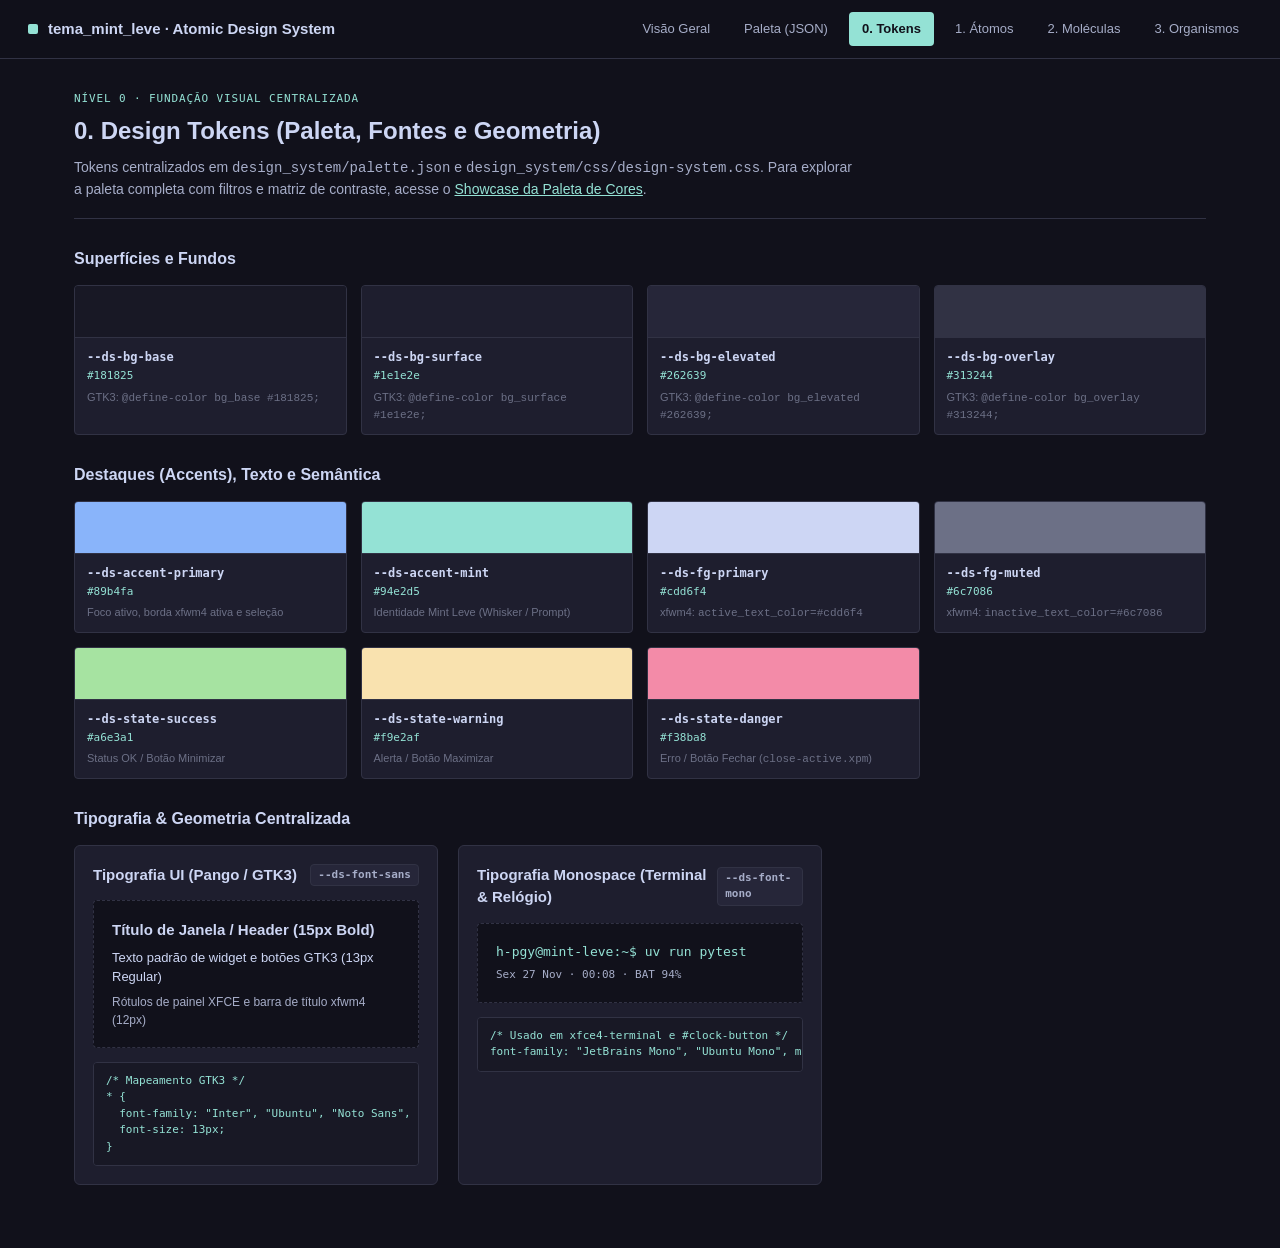
<file: design_system/tokens.html>
<!DOCTYPE html>
<html lang="pt-BR">
<head>
  <meta charset="UTF-8" />
  <meta name="viewport" content="width=device-width, initial-scale=1.0" />
  <title>0. Tokens — Design System (Tema Mint Leve)</title>
  <link rel="stylesheet" href="css/design-system.css" />
</head>
<body class="ds-showcase-body">
  <nav class="ds-navbar">
    <a href="index.html" class="ds-navbar__brand">
      <span class="ds-navbar__brand-dot"></span>
      <span>tema_mint_leve · Atomic Design System</span>
    </a>
    <div class="ds-navbar__links">
      <a href="index.html" class="ds-navbar__link">Visão Geral</a>
      <a href="palette.html" class="ds-navbar__link">Paleta (JSON)</a>
      <a href="tokens.html" class="ds-navbar__link is-current">0. Tokens</a>
      <a href="atoms.html" class="ds-navbar__link">1. Átomos</a>
      <a href="molecules.html" class="ds-navbar__link">2. Moléculas</a>
      <a href="organisms.html" class="ds-navbar__link">3. Organismos</a>
    </div>
  </nav>

  <main class="ds-container">
    <header class="ds-page-header">
      <div class="ds-page-header__eyebrow">Nível 0 · Fundação Visual Centralizada</div>
      <h1 class="ds-page-header__title">0. Design Tokens (Paleta, Fontes e Geometria)</h1>
      <p class="ds-page-header__desc">
        Tokens centralizados em <code>design_system/palette.json</code> e <code>design_system/css/design-system.css</code>.
        Para explorar a paleta completa com filtros e matriz de contraste, acesse o <a href="palette.html" style="color: var(--ds-accent-mint);">Showcase da Paleta de Cores</a>.
      </p>
    </header>

    <h2 style="font-size: 16px; margin: 0 0 14px 0;">Superfícies e Fundos</h2>
    <section class="ds-swatch-grid">
      <div class="ds-swatch">
        <div class="ds-swatch__color" style="background-color: var(--ds-bg-base);"></div>
        <div class="ds-swatch__info">
          <span class="ds-swatch__name">--ds-bg-base</span>
          <span class="ds-swatch__value">#181825</span>
          <span class="ds-swatch__target">GTK3: <code>@define-color bg_base #181825;</code></span>
        </div>
      </div>
      <div class="ds-swatch">
        <div class="ds-swatch__color" style="background-color: var(--ds-bg-surface);"></div>
        <div class="ds-swatch__info">
          <span class="ds-swatch__name">--ds-bg-surface</span>
          <span class="ds-swatch__value">#1e1e2e</span>
          <span class="ds-swatch__target">GTK3: <code>@define-color bg_surface #1e1e2e;</code></span>
        </div>
      </div>
      <div class="ds-swatch">
        <div class="ds-swatch__color" style="background-color: var(--ds-bg-elevated);"></div>
        <div class="ds-swatch__info">
          <span class="ds-swatch__name">--ds-bg-elevated</span>
          <span class="ds-swatch__value">#262639</span>
          <span class="ds-swatch__target">GTK3: <code>@define-color bg_elevated #262639;</code></span>
        </div>
      </div>
      <div class="ds-swatch">
        <div class="ds-swatch__color" style="background-color: var(--ds-bg-overlay);"></div>
        <div class="ds-swatch__info">
          <span class="ds-swatch__name">--ds-bg-overlay</span>
          <span class="ds-swatch__value">#313244</span>
          <span class="ds-swatch__target">GTK3: <code>@define-color bg_overlay #313244;</code></span>
        </div>
      </div>
    </section>

    <h2 style="font-size: 16px; margin: 28px 0 14px 0;">Destaques (Accents), Texto e Semântica</h2>
    <section class="ds-swatch-grid">
      <div class="ds-swatch">
        <div class="ds-swatch__color" style="background-color: var(--ds-accent-primary);"></div>
        <div class="ds-swatch__info">
          <span class="ds-swatch__name">--ds-accent-primary</span>
          <span class="ds-swatch__value">#89b4fa</span>
          <span class="ds-swatch__target">Foco ativo, borda xfwm4 ativa e seleção</span>
        </div>
      </div>
      <div class="ds-swatch">
        <div class="ds-swatch__color" style="background-color: var(--ds-accent-mint);"></div>
        <div class="ds-swatch__info">
          <span class="ds-swatch__name">--ds-accent-mint</span>
          <span class="ds-swatch__value">#94e2d5</span>
          <span class="ds-swatch__target">Identidade Mint Leve (Whisker / Prompt)</span>
        </div>
      </div>
      <div class="ds-swatch">
        <div class="ds-swatch__color" style="background-color: var(--ds-fg-primary);"></div>
        <div class="ds-swatch__info">
          <span class="ds-swatch__name">--ds-fg-primary</span>
          <span class="ds-swatch__value">#cdd6f4</span>
          <span class="ds-swatch__target">xfwm4: <code>active_text_color=#cdd6f4</code></span>
        </div>
      </div>
      <div class="ds-swatch">
        <div class="ds-swatch__color" style="background-color: var(--ds-fg-muted);"></div>
        <div class="ds-swatch__info">
          <span class="ds-swatch__name">--ds-fg-muted</span>
          <span class="ds-swatch__value">#6c7086</span>
          <span class="ds-swatch__target">xfwm4: <code>inactive_text_color=#6c7086</code></span>
        </div>
      </div>
      <div class="ds-swatch">
        <div class="ds-swatch__color" style="background-color: var(--ds-state-success);"></div>
        <div class="ds-swatch__info">
          <span class="ds-swatch__name">--ds-state-success</span>
          <span class="ds-swatch__value">#a6e3a1</span>
          <span class="ds-swatch__target">Status OK / Botão Minimizar</span>
        </div>
      </div>
      <div class="ds-swatch">
        <div class="ds-swatch__color" style="background-color: var(--ds-state-warning);"></div>
        <div class="ds-swatch__info">
          <span class="ds-swatch__name">--ds-state-warning</span>
          <span class="ds-swatch__value">#f9e2af</span>
          <span class="ds-swatch__target">Alerta / Botão Maximizar</span>
        </div>
      </div>
      <div class="ds-swatch">
        <div class="ds-swatch__color" style="background-color: var(--ds-state-danger);"></div>
        <div class="ds-swatch__info">
          <span class="ds-swatch__name">--ds-state-danger</span>
          <span class="ds-swatch__value">#f38ba8</span>
          <span class="ds-swatch__target">Erro / Botão Fechar (<code>close-active.xpm</code>)</span>
        </div>
      </div>
    </section>

    <h2 style="font-size: 16px; margin: 28px 0 14px 0;">Tipografia &amp; Geometria Centralizada</h2>
    <section class="ds-grid">
      <article class="ds-card">
        <div class="ds-card__header">
          <h3 class="ds-card__title">Tipografia UI (Pango / GTK3)</h3>
          <span class="ds-atom-badge">--ds-font-sans</span>
        </div>
        <div class="ds-card__preview ds-card__preview--block">
          <div style="font-size: var(--ds-text-lg); font-weight: 600; margin-bottom: 6px;">Título de Janela / Header (15px Bold)</div>
          <div style="font-size: var(--ds-text-md); margin-bottom: 6px;">Texto padrão de widget e botões GTK3 (13px Regular)</div>
          <div style="font-size: var(--ds-text-sm); color: var(--ds-fg-secondary);">Rótulos de painel XFCE e barra de título xfwm4 (12px)</div>
        </div>
        <pre class="ds-code">/* Mapeamento GTK3 */
* {
  font-family: "Inter", "Ubuntu", "Noto Sans", sans-serif;
  font-size: 13px;
}</pre>
      </article>

      <article class="ds-card">
        <div class="ds-card__header">
          <h3 class="ds-card__title">Tipografia Monospace (Terminal &amp; Relógio)</h3>
          <span class="ds-atom-badge">--ds-font-mono</span>
        </div>
        <div class="ds-card__preview ds-card__preview--block" style="font-family: var(--ds-font-mono);">
          <div style="font-size: var(--ds-text-md); color: var(--ds-accent-mint); margin-bottom: 6px;">h-pgy@mint-leve:~$ uv run pytest</div>
          <div style="font-size: var(--ds-text-xs); color: var(--ds-fg-secondary);">Sex 27 Nov · 00:08 · BAT 94%</div>
        </div>
        <pre class="ds-code">/* Usado em xfce4-terminal e #clock-button */
font-family: "JetBrains Mono", "Ubuntu Mono", monospace;</pre>
      </article>
    </section>
  </main>
</body>
</html>
</file>
<file: design_system/css/design-system.css>
/* ==========================================================================
   TEMA MINT LEVE — CENTRAL ATOMIC DESIGN SYSTEM CSS
   --------------------------------------------------------------------------
   Este arquivo é a Fonte Única da Verdade (Single Source of Truth) visual
   do projeto. Ele é importado por:
   1. Os showcases HTML em `design_system/*.html` (via Live Server)
   2. Os mocks visuais de specs em `specs/<epico>/<spec>/referencias/mock.html`
   
   REGRA DE GUARDRAILS (GTK3 `GtkCssProvider` + XFCE `xfwm4`):
   - PROIBIDO nos blocos [1] a [4]: backdrop-filter, filter: blur(),
     mix-blend-mode, transform, animações contínuas ou mudança de geometria
     (padding/border-width/width/height) em :hover/:focus.
   ========================================================================== */

/* ==========================================================================
   [1. TOKENS] — Paleta de Cores, Tipografia, Bordas e Espaçamento
   Mapeamento 1:1 com `@define-color` (gtk.css) e `themerc`/`.xpm` (xfwm4)
   ========================================================================== */
:root {
  /* Superfícies e Fundos */
  --ds-bg-base: #181825;           /* @define-color bg_base #181825; */
  --ds-bg-surface: #1e1e2e;        /* @define-color bg_surface #1e1e2e; */
  --ds-bg-elevated: #262639;       /* @define-color bg_elevated #262639; */
  --ds-bg-overlay: #313244;        /* @define-color bg_overlay #313244; */
  --ds-bg-panel: rgba(24, 24, 37, 0.94); /* @define-color bg_panel rgba(24,24,37,0.94); */

  /* Tipografia e Ícones (Foreground) */
  --ds-fg-primary: #cdd6f4;        /* @define-color fg_primary #cdd6f4; | active_text_color */
  --ds-fg-secondary: #a6adc8;      /* @define-color fg_secondary #a6adc8; */
  --ds-fg-muted: #6c7086;          /* @define-color fg_muted #6c7086; | inactive_text_color */
  --ds-fg-on-accent: #11111b;      /* @define-color fg_on_accent #11111b; */

  /* Cores de Destaque e Semânticas (Mint Leve Accent) */
  --ds-accent-primary: #89b4fa;    /* @define-color accent_primary #89b4fa; */
  --ds-accent-hover: #b4befe;      /* @define-color accent_hover #b4befe; */
  --ds-accent-mint: #94e2d5;       /* @define-color accent_mint #94e2d5; */
  --ds-state-success: #a6e3a1;     /* @define-color state_success #a6e3a1; */
  --ds-state-warning: #f9e2af;     /* @define-color state_warning #f9e2af; */
  --ds-state-danger: #f38ba8;      /* @define-color state_danger #f38ba8; */

  /* Bordas e Janelas (xfwm4 & GTK3) */
  --ds-border-subtle: #313244;     /* @define-color border_subtle #313244; */
  --ds-border-focus: #89b4fa;      /* Borda de janela ativa no xfwm4 (.xpm) */
  --ds-border-inactive: #262639;   /* Borda de janela inativa no xfwm4 (.xpm) */
  --ds-titlebar-active: #1e1e2e;   /* title-1..5-active.xpm */
  --ds-titlebar-inactive: #181825; /* title-1..5-inactive.xpm */

  /* Tipografia Centralizada (Compatível com Pango / Linux Mint) */
  --ds-font-sans: "Inter", "Ubuntu", "Cantarell", "Noto Sans", sans-serif;
  --ds-font-mono: "JetBrains Mono", "Ubuntu Mono", "DejaVu Sans Mono", monospace;
  --ds-text-xs: 11px;
  --ds-text-sm: 12px;
  --ds-text-md: 13px;
  --ds-text-lg: 15px;

  /* Geometria e Raios (GTK3 Widgets — xfwm4 usa canto reto/bitmap) */
  --ds-radius-none: 0px;
  --ds-radius-sm: 4px;
  --ds-radius-md: 6px;
  --ds-border-width: 1px;
  --ds-border-width-xfwm: 2px;

  /* Transição Leve (Economia de CPU/Bateria) */
  --ds-transition-fast: background-color 120ms ease, color 120ms ease, border-color 120ms ease;
}

/* ==========================================================================
   [2. ÁTOMOS] — Elementos Base Indivisíveis (Portáveis para GTK3 / xfwm4)
   ========================================================================== */

/* Átomo: Botão Base GTK3 (`button`) */
.ds-atom-btn {
  font-family: var(--ds-font-sans);
  font-size: var(--ds-text-md);
  font-weight: 500;
  color: var(--ds-fg-primary);
  background-color: var(--ds-bg-elevated);
  border: var(--ds-border-width) solid var(--ds-border-subtle);
  border-radius: var(--ds-radius-sm);
  padding: 5px 12px;
  min-height: 28px;
  min-width: 64px;
  cursor: pointer;
  transition: var(--ds-transition-fast);
  display: inline-flex;
  align-items: center;
  justify-content: center;
  gap: 6px;
  text-decoration: none;
}

.ds-atom-btn:hover {
  background-color: var(--ds-bg-overlay);
  border-color: var(--ds-accent-primary);
}

.ds-atom-btn:active,
.ds-atom-btn.is-active {
  background-color: var(--ds-accent-primary);
  color: var(--ds-fg-on-accent);
  border-color: var(--ds-accent-primary);
}

.ds-atom-btn.ds-atom-btn--primary {
  background-color: var(--ds-accent-primary);
  color: var(--ds-fg-on-accent);
  border-color: var(--ds-accent-primary);
  font-weight: 600;
}

.ds-atom-btn.ds-atom-btn--primary:hover {
  background-color: var(--ds-accent-hover);
  border-color: var(--ds-accent-hover);
}

.ds-atom-btn.ds-atom-btn--danger {
  background-color: transparent;
  color: var(--ds-state-danger);
  border-color: var(--ds-state-danger);
}

.ds-atom-btn.ds-atom-btn--danger:hover {
  background-color: var(--ds-state-danger);
  color: var(--ds-fg-on-accent);
}

.ds-atom-btn.ds-atom-btn--flat {
  background-color: transparent;
  border-color: transparent;
  min-width: 28px;
  padding: 4px 8px;
}

.ds-atom-btn.ds-atom-btn--flat:hover {
  background-color: var(--ds-bg-overlay);
}

.ds-atom-btn:disabled,
.ds-atom-btn.is-disabled {
  opacity: 0.45;
  cursor: not-allowed;
}

/* Átomo: Campo de Entrada GTK3 (`entry`) */
.ds-atom-entry {
  font-family: var(--ds-font-sans);
  font-size: var(--ds-text-md);
  color: var(--ds-fg-primary);
  background-color: var(--ds-bg-base);
  border: var(--ds-border-width) solid var(--ds-border-subtle);
  border-radius: var(--ds-radius-sm);
  padding: 5px 10px;
  min-height: 28px;
  min-width: 180px;
  outline: none;
  transition: var(--ds-transition-fast);
}

.ds-atom-entry:focus,
.ds-atom-entry.is-focused {
  border-color: var(--ds-border-focus);
  box-shadow: inset 0 0 0 1px var(--ds-border-focus);
}

/* Átomo: Botões de Controle de Janela xfwm4 (`close/maximize/hide-active.xpm`) */
.ds-atom-win-ctrl {
  display: inline-block;
  width: 12px;
  height: 12px;
  border-radius: 2px; /* Quadrado levemente suavizado compatível com bitmap .xpm */
  background-color: var(--ds-bg-overlay);
  border: 1px solid var(--ds-border-subtle);
}

.ds-atom-win-ctrl--close {
  background-color: var(--ds-state-danger);
  border-color: var(--ds-state-danger);
}

.ds-atom-win-ctrl--max {
  background-color: var(--ds-state-warning);
  border-color: var(--ds-state-warning);
}

.ds-atom-win-ctrl--min {
  background-color: var(--ds-state-success);
  border-color: var(--ds-state-success);
}

.ds-atom-win-ctrl--inactive {
  background-color: var(--ds-bg-overlay);
  border-color: var(--ds-border-subtle);
}

/* Átomo: Badge / Indicador de Workspace ou Status */
.ds-atom-badge {
  font-family: var(--ds-font-mono);
  font-size: var(--ds-text-xs);
  font-weight: 600;
  padding: 2px 7px;
  border-radius: var(--ds-radius-sm);
  background-color: var(--ds-bg-elevated);
  color: var(--ds-fg-secondary);
  border: 1px solid var(--ds-border-subtle);
  display: inline-block;
}

.ds-atom-badge--active {
  background-color: var(--ds-accent-primary);
  color: var(--ds-fg-on-accent);
  border-color: var(--ds-accent-primary);
}

.ds-atom-badge--mint {
  background-color: rgba(148, 226, 213, 0.15);
  color: var(--ds-accent-mint);
  border-color: var(--ds-accent-mint);
}

/* Átomo: Switch / Toggle GTK3 (`switch`) */
.ds-atom-switch {
  display: inline-flex;
  align-items: center;
  width: 36px;
  height: 18px;
  background-color: var(--ds-bg-overlay);
  border: 1px solid var(--ds-border-subtle);
  border-radius: 9px;
  padding: 2px;
}

.ds-atom-switch__Knob {
  width: 12px;
  height: 12px;
  border-radius: 50%;
  background-color: var(--ds-fg-secondary);
}

.ds-atom-switch--checked {
  background-color: var(--ds-accent-primary);
  border-color: var(--ds-accent-primary);
  justify-content: flex-end;
}

.ds-atom-switch--checked .ds-atom-switch__Knob {
  background-color: var(--ds-fg-on-accent);
}

/* Átomo: Separador de Painel / Menu (`separator`) */
.ds-atom-separator-v {
  display: inline-block;
  width: 1px;
  height: 16px;
  background-color: var(--ds-border-subtle);
  margin: 0 4px;
}

.ds-atom-separator-h {
  height: 1px;
  width: 100%;
  background-color: var(--ds-border-subtle);
  margin: 8px 0;
}

/* ==========================================================================
   [3. MOLÉCULAS] — Grupos Funcionais de Átomos (Portáveis para GTK3 / xfwm4)
   ========================================================================== */

/* Molécula: Barra de Título xfwm4 (`themerc` + `title-1..5-active.xpm`) */
.ds-mol-xfwm-titlebar {
  background-color: var(--ds-titlebar-active);
  color: var(--ds-fg-primary);
  font-family: var(--ds-font-sans);
  font-size: var(--ds-text-sm);
  font-weight: 600;
  min-height: 28px;
  padding: 0 10px;
  border-bottom: 1px solid var(--ds-border-subtle);
  display: flex;
  align-items: center;
  justify-content: space-between;
  /* xfwm4 usa cantos retos ou bitmap simples */
  border-radius: var(--ds-radius-none);
}

.ds-mol-xfwm-titlebar.is-backdrop {
  background-color: var(--ds-titlebar-inactive);
  color: var(--ds-fg-muted);
}

.ds-mol-xfwm-titlebar__controls {
  display: inline-flex;
  align-items: center;
  gap: 6px; /* Mapeia para button_spacing=6 no themerc */
}

/* Molécula: Botão Whisker Menu + Workspaces (Esquerda do Painel XFCE) */
.ds-mol-panel-launcher-group {
  display: inline-flex;
  align-items: center;
  gap: 4px;
}

.ds-mol-whisker-btn {
  background-color: var(--ds-bg-elevated);
  color: var(--ds-accent-mint);
  border: 1px solid var(--ds-border-subtle);
  border-radius: var(--ds-radius-sm);
  padding: 3px 10px;
  min-height: 24px;
  font-family: var(--ds-font-sans);
  font-size: var(--ds-text-sm);
  font-weight: 600;
  display: inline-flex;
  align-items: center;
  gap: 6px;
}

.ds-mol-whisker-btn:hover {
  background-color: var(--ds-bg-overlay);
  border-color: var(--ds-accent-mint);
}

/* Molécula: Item da Tasklist do Painel (`.xfce4-panel .tasklist .toggle`) */
.ds-mol-tasklist-item {
  background-color: transparent;
  color: var(--ds-fg-secondary);
  border: 1px solid transparent;
  border-bottom: 2px solid transparent;
  border-radius: var(--ds-radius-sm);
  padding: 3px 12px;
  min-height: 24px;
  font-family: var(--ds-font-sans);
  font-size: var(--ds-text-sm);
  display: inline-flex;
  align-items: center;
  gap: 6px;
}

.ds-mol-tasklist-item:hover {
  background-color: var(--ds-bg-elevated);
  color: var(--ds-fg-primary);
}

.ds-mol-tasklist-item.is-checked {
  background-color: var(--ds-bg-elevated);
  color: var(--ds-fg-primary);
  border-bottom-color: var(--ds-accent-primary);
  font-weight: 600;
}

/* Molécula: Systray + Relógio (`#clock-button` + indicadores) */
.ds-mol-panel-systray {
  display: inline-flex;
  align-items: center;
  gap: 8px;
  padding: 2px 8px;
  background-color: var(--ds-bg-elevated);
  border: 1px solid var(--ds-border-subtle);
  border-radius: var(--ds-radius-sm);
  font-family: var(--ds-font-mono);
  font-size: var(--ds-text-xs);
  color: var(--ds-fg-primary);
  min-height: 24px;
}

/* Molécula: Notificação Leve (`xfce4-notifyd`) */
.ds-mol-notification {
  background-color: var(--ds-bg-surface);
  color: var(--ds-fg-primary);
  border: 1px solid var(--ds-accent-primary);
  border-radius: var(--ds-radius-md);
  padding: 10px 14px;
  min-width: 260px;
  font-family: var(--ds-font-sans);
  font-size: var(--ds-text-sm);
}

.ds-mol-notification__title {
  font-weight: 600;
  color: var(--ds-accent-mint);
  margin-bottom: 3px;
}

/* ==========================================================================
   [4. ORGANISMOS] — Interfaces Completas do Sistema (Painel, Janelas, Desktop)
   ========================================================================== */

/* Organismo 1: Painel Superior Completo (`xfce4-panel`) */
.ds-org-xfce-panel {
  background-color: var(--ds-bg-panel);
  color: var(--ds-fg-primary);
  border-bottom: 1px solid var(--ds-border-subtle);
  min-height: 30px;
  padding: 2px 8px;
  display: flex;
  align-items: center;
  justify-content: space-between;
  font-family: var(--ds-font-sans);
}

.ds-org-xfce-panel__center {
  display: flex;
  align-items: center;
  gap: 6px;
}

/* Organismo 2: Janela Completa gerenciada pelo xfwm4 (Ativa ou Backdrop) */
.ds-org-window {
  background-color: var(--ds-bg-surface);
  color: var(--ds-fg-primary);
  border: var(--ds-border-width-xfwm) solid var(--ds-border-focus);
  border-radius: var(--ds-radius-none);
  display: flex;
  flex-direction: column;
  overflow: hidden;
}

.ds-org-window.is-backdrop {
  border-color: var(--ds-border-inactive);
  background-color: var(--ds-bg-base);
}

.ds-org-window__body {
  padding: 14px;
  font-family: var(--ds-font-sans);
  font-size: var(--ds-text-md);
}

/* Organismo 3: Janela de Terminal (`xfce4-terminal`) */
.ds-org-terminal {
  background-color: var(--ds-bg-base);
  color: var(--ds-fg-primary);
  font-family: var(--ds-font-mono);
  font-size: var(--ds-text-sm);
  padding: 14px;
  line-height: 1.55;
}

.ds-org-terminal__prompt {
  color: var(--ds-accent-mint);
  font-weight: 600;
}

.ds-org-terminal__cmd {
  color: var(--ds-accent-primary);
}

/* ==========================================================================
   [5. SHOWCASE SHELL & NAVEGAÇÃO] — Apenas para visualização no Live Server
   (NÃO é portado para o sistema operacional)
   ========================================================================== */
* {
  box-sizing: border-box;
}

body.ds-showcase-body {
  margin: 0;
  padding: 0;
  background-color: #11111b;
  color: var(--ds-fg-primary);
  font-family: var(--ds-font-sans);
  line-height: 1.5;
}

.ds-navbar {
  position: sticky;
  top: 0;
  z-index: 100;
  background-color: rgba(17, 17, 27, 0.96);
  border-bottom: 1px solid var(--ds-border-subtle);
  padding: 12px 28px;
  display: flex;
  align-items: center;
  justify-content: space-between;
  flex-wrap: wrap;
  gap: 16px;
}

.ds-navbar__brand {
  display: flex;
  align-items: center;
  gap: 10px;
  font-weight: 700;
  font-size: 15px;
  color: var(--ds-fg-primary);
  text-decoration: none;
}

.ds-navbar__brand-dot {
  width: 10px;
  height: 10px;
  border-radius: 2px;
  background-color: var(--ds-accent-mint);
}

.ds-navbar__links {
  display: flex;
  align-items: center;
  gap: 8px;
  flex-wrap: wrap;
}

.ds-navbar__link {
  color: var(--ds-fg-secondary);
  text-decoration: none;
  font-size: 13px;
  font-weight: 500;
  padding: 6px 12px;
  border-radius: var(--ds-radius-sm);
  border: 1px solid transparent;
  transition: var(--ds-transition-fast);
}

.ds-navbar__link:hover {
  color: var(--ds-fg-primary);
  background-color: var(--ds-bg-surface);
  border-color: var(--ds-border-subtle);
}

.ds-navbar__link.is-current {
  color: var(--ds-fg-on-accent);
  background-color: var(--ds-accent-mint);
  font-weight: 600;
}

.ds-container {
  max-width: 1180px;
  margin: 0 auto;
  padding: 32px 24px 64px;
}

.ds-page-header {
  margin-bottom: 28px;
  padding-bottom: 18px;
  border-bottom: 1px solid var(--ds-border-subtle);
}

.ds-page-header__eyebrow {
  font-family: var(--ds-font-mono);
  font-size: 11px;
  text-transform: uppercase;
  letter-spacing: 0.08em;
  color: var(--ds-accent-mint);
  margin-bottom: 6px;
}

.ds-page-header__title {
  margin: 0 0 8px 0;
  font-size: 24px;
  color: var(--ds-fg-primary);
}

.ds-page-header__desc {
  margin: 0;
  color: var(--ds-fg-secondary);
  font-size: 14px;
  max-width: 780px;
}

.ds-grid {
  display: grid;
  grid-template-columns: repeat(auto-fill, minmax(340px, 1fr));
  gap: 20px;
}

.ds-grid--full {
  grid-template-columns: 1fr;
}

.ds-card {
  background-color: var(--ds-bg-surface);
  border: 1px solid var(--ds-border-subtle);
  border-radius: var(--ds-radius-md);
  padding: 18px;
  display: flex;
  flex-direction: column;
  gap: 14px;
}

.ds-card__header {
  display: flex;
  align-items: center;
  justify-content: space-between;
  gap: 8px;
}

.ds-card__title {
  margin: 0;
  font-size: 15px;
  font-weight: 600;
  color: var(--ds-fg-primary);
}

.ds-card__preview {
  background-color: #11111b;
  border: 1px dashed var(--ds-border-subtle);
  border-radius: var(--ds-radius-sm);
  padding: 18px;
  display: flex;
  align-items: center;
  justify-content: center;
  flex-wrap: wrap;
  gap: 12px;
}

.ds-card__preview--block {
  display: block;
}

.ds-card__meta {
  font-size: 12px;
  color: var(--ds-fg-secondary);
  display: flex;
  flex-direction: column;
  gap: 6px;
}

.ds-card__meta strong {
  color: var(--ds-fg-primary);
}

.ds-code {
  font-family: var(--ds-font-mono);
  font-size: 11px;
  background-color: var(--ds-bg-base);
  color: var(--ds-accent-mint);
  padding: 10px 12px;
  border-radius: var(--ds-radius-sm);
  border: 1px solid var(--ds-border-subtle);
  overflow-x: auto;
  margin: 0;
  white-space: pre;
}

.ds-swatch-grid {
  display: grid;
  grid-template-columns: repeat(auto-fill, minmax(220px, 1fr));
  gap: 14px;
}

.ds-swatch {
  background-color: var(--ds-bg-surface);
  border: 1px solid var(--ds-border-subtle);
  border-radius: var(--ds-radius-sm);
  overflow: hidden;
}

.ds-swatch__color {
  height: 52px;
  border-bottom: 1px solid var(--ds-border-subtle);
}

.ds-swatch__info {
  padding: 10px 12px;
  font-size: 12px;
}

.ds-swatch__name {
  font-family: var(--ds-font-mono);
  font-weight: 600;
  color: var(--ds-fg-primary);
  display: block;
}

.ds-swatch__value {
  font-family: var(--ds-font-mono);
  font-size: 11px;
  color: var(--ds-accent-mint);
}

.ds-swatch__target {
  display: block;
  margin-top: 4px;
  font-size: 11px;
  color: var(--ds-fg-muted);
}

.ds-desktop-sim {
  background-color: #11111b;
  background-image: radial-gradient(rgba(137, 180, 250, 0.08) 1px, transparent 0);
  background-size: 20px 20px;
  border: 1px solid var(--ds-border-subtle);
  border-radius: var(--ds-radius-md);
  overflow: hidden;
  min-height: 420px;
  display: flex;
  flex-direction: column;
}

.ds-desktop-sim__workspace {
  padding: 24px;
  display: grid;
  grid-template-columns: 1.15fr 0.85fr;
  gap: 20px;
  align-items: start;
}

@media (max-width: 820px) {
  .ds-desktop-sim__workspace {
    grid-template-columns: 1fr;
  }
}
</file>
